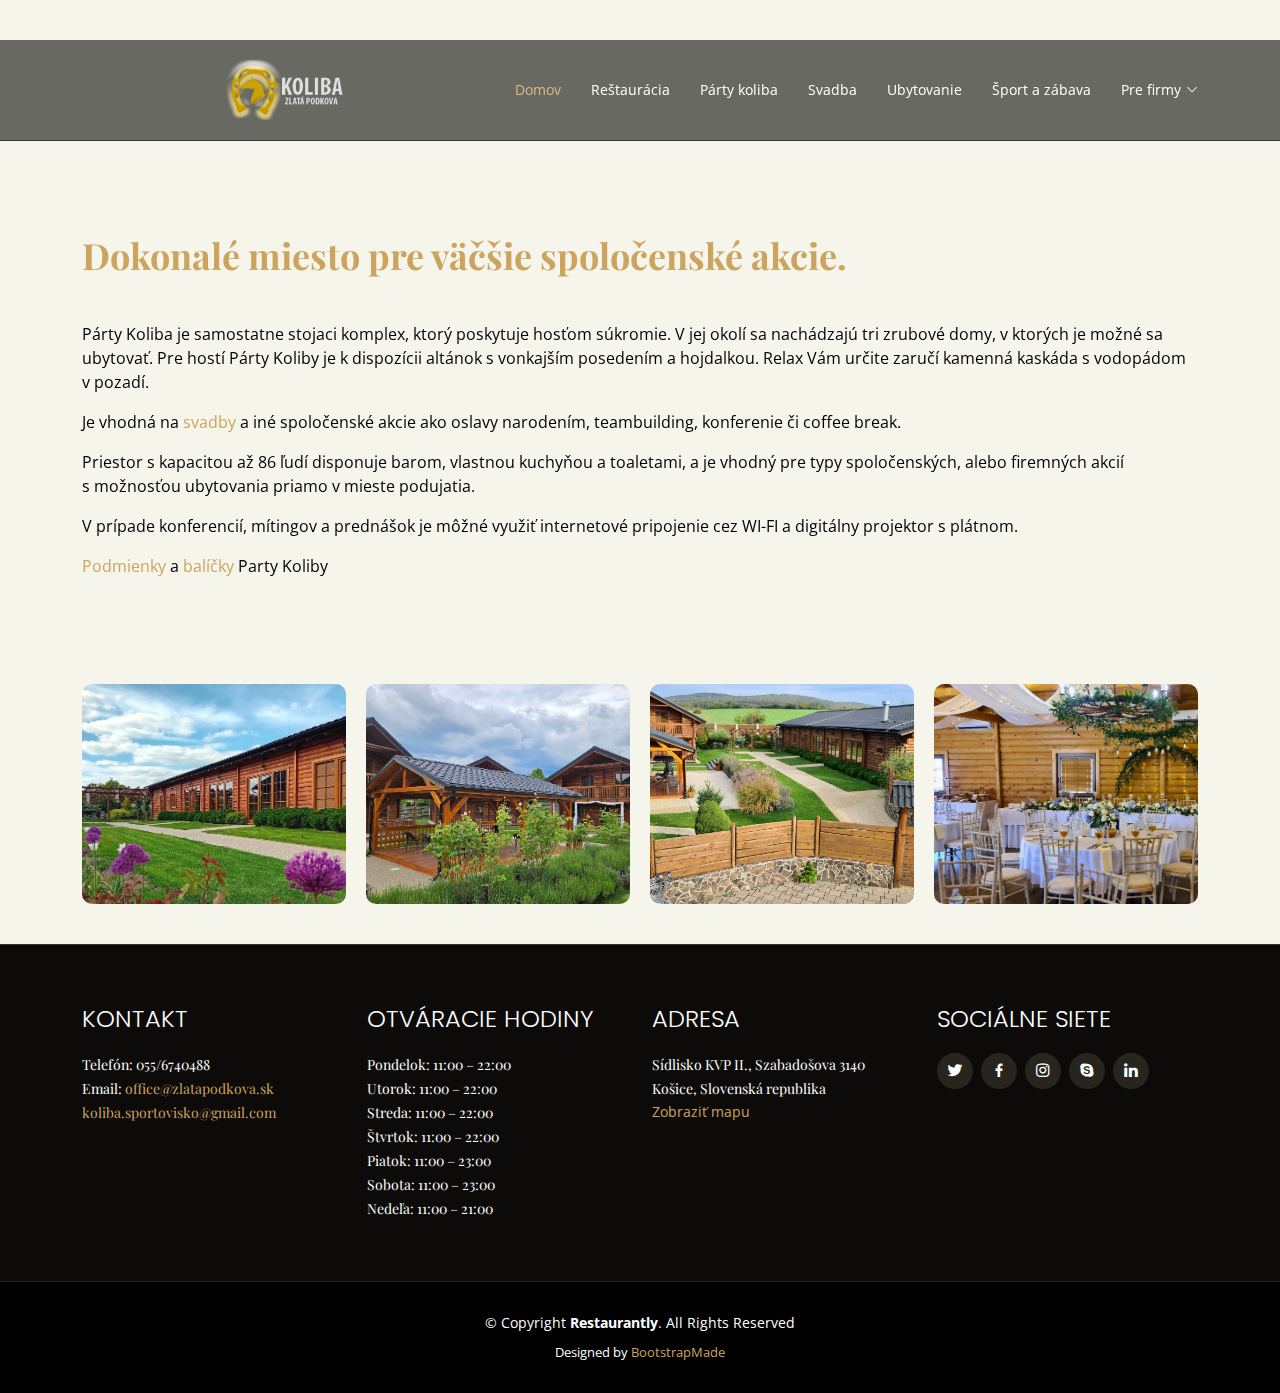
<file: party_koliba.html>
<!DOCTYPE html>
<html lang="en">

<head>
  <meta charset="utf-8">
  <meta content="width=device-width, initial-scale=1.0" name="viewport">

  <title>Koliba Zlatá podkova | Párty koliba</title>
  <meta content="" name="description">
  <meta content="" name="keywords">

  <!-- Favicons -->
  <link href="assets/img/favicon.png" rel="icon">
  <link href="assets/img/apple-touch-icon.png" rel="apple-touch-icon">

  <!-- Google Fonts -->
  <link href="https://fonts.googleapis.com/css?family=Open+Sans:300,300i,400,400i,600,600i,700,700i|Playfair+Display:ital,wght@0,400;0,500;0,600;0,700;1,400;1,500;1,600;1,700|Poppins:300,300i,400,400i,500,500i,600,600i,700,700i" rel="stylesheet">

  <!-- Vendor CSS Files -->
  <link href="assets/vendor/animate.css/animate.min.css" rel="stylesheet">
  <link href="assets/vendor/aos/aos.css" rel="stylesheet">
  <link href="assets/vendor/bootstrap/css/bootstrap.min.css" rel="stylesheet">
  <link href="assets/vendor/bootstrap-icons/bootstrap-icons.css" rel="stylesheet">
  <link href="assets/vendor/boxicons/css/boxicons.min.css" rel="stylesheet">
  <link href="assets/vendor/glightbox/css/glightbox.min.css" rel="stylesheet">
  <link href="assets/vendor/swiper/swiper-bundle.min.css" rel="stylesheet">

  <!-- Template Main CSS File -->
  <link href="assets/css/style.css" rel="stylesheet">

  <!-- =======================================================
  * Template Name: Restaurantly - v3.1.0
  * Template URL: https://bootstrapmade.com/restaurantly-restaurant-template/
  * Author: BootstrapMade.com
  * License: https://bootstrapmade.com/license/
  ======================================================== -->
</head>

<body>

 <!-- ======= Header ======= -->
 <header id="header" class="fixed-top d-flex align-items-cente">
  <div class="container-fluid container-xl d-flex align-items-center justify-content-lg-between">

    <h1 class="logo me-auto me-lg-0"><a href="index.html"></a></h1>
    <!-- Uncomment below if you prefer to use an image logo -->
    <a href="index.html" class="logo me-auto me-lg-0"><img src="assets/img/logoBBig.png" alt="" class="img-fluid" style="max-height: 70px;"></a>

    <nav id="navbar" class="navbar order-last order-lg-0">
      <ul>
        <li><a class="nav-link scrollto active" href="index.html">Domov</a></li>
        <li><a class="nav-link scrollto" href="restaurant.html">Reštaurácia</a></li>
        <li><a class="nav-link scrollto" href="party_koliba.html">Párty koliba</a></li>
        <li><a class="nav-link scrollto" href="wedding.html">Svadba</a></li>
        <li><a class="nav-link scrollto" href="accpmmodation.html">Ubytovanie</a></li>
        <li><a class="nav-link scrollto" href="sports fields.html">Šport a zábava</a></li>

        <li class="dropdown"><a href="#"><span>Pre firmy</span> <i class="bi bi-chevron-down"></i></a>
          <ul>
            
              <ui>
                <li>
            <li><a href="teambuildings.html">Teambuildingy</a></li>
            
          </ul>
        </li>
      </ul>
      <i class="bi bi-list mobile-nav-toggle"></i>
    </nav><!-- .navbar -->
      

    </div>
  </header><!-- End Header -->

  <main id="main">
    
      

    <section id="party-koliba" class="party-koliba">
        <style>
            .party-koliba .content {
              color: black; /* Ensures text is black */
            }
          </style>
        <div class="container" data-aos="fade-up">
      
          <div class="section-title">
          
            <h2></h2>
                        <h2></h2>
            <h2></h2>
            <h2></h2>
            <h2></h2>
            <h2></h2>
            <h2></h2>
            <h2></h2>
            <h2></h2>
            <h2></h2>
            <h2></h2>
            <h2></h2>
            

            <p>Dokonalé miesto pre väčšie spoločenské akcie.</p>
          </div>
      
          <div class="content">
            <p>Párty Koliba je samostatne stojaci komplex, ktorý poskytuje hosťom súkromie. V jej okolí sa
            nachádzajú tri zrubové domy, v ktorých je možné sa ubytovať. Pre hostí Párty Koliby je k dispozícii
            altánok s vonkajším posedením a hojdalkou. Relax Vám určite zaručí kamenná kaskáda s vodopádom
            v pozadí.</p>
      
            <p>Je vhodná na <a href="wedding.html">svadby</a> a iné spoločenské akcie ako oslavy narodením, teambuilding, konferenie či
            coffee break.</p>
      
            <p>Priestor s kapacitou až 86 ľudí disponuje barom, vlastnou kuchyňou a toaletami, a je vhodný pre typy
            spoločenských, alebo firemných akcií s možnosťou ubytovania priamo v mieste podujatia.</p>
      
            <p>V prípade konferencií, mítingov a prednášok je môžné využiť internetové pripojenie cez WI-FI a
            digitálny projektor s plátnom.</p>
      
            <p><a href="assets/Párty koliba - podmienky 2025.pdf">Podmienky</a> a <a href="assets/Párty koliba - balíčky 2025.pdf">balíčky</a> Party Koliby </p>
          </div>
      
        </div>
      </section>

      <section id="gallery" class="gallery">
  <style>
    .gallery {
      background: #f5f5eb;
      padding: 30px 0 40px;
    }

    .gallery .section-title {
      text-align: center;
      font-family: 'Playfair Display', serif;
      font-size: 28px;
      font-weight: 700;
      color: #c7a556;
      margin-bottom: 30px;
    }

    .gallery-grid {
      display: flex;
      justify-content: space-between;
      flex-wrap: wrap;
      gap: 20px;
      max-width: 1200px;
      margin: 0 auto;
    }

    .gallery-grid a {
      flex: 1 1 calc(25% - 15px); /* 4 obrázky vedľa seba s medzerami */
      max-width: calc(25% - 15px);
    }

    .gallery-grid a img {
      width: 100%;
      height: 220px;
      object-fit: cover;
      border-radius: 10px;
      transition: transform 0.3s ease, box-shadow 0.3s ease;
    }

    .gallery-grid a:hover img {
      transform: scale(1.03);
      box-shadow: 0 4px 15px rgba(0, 0, 0, 0.2);
    }

    @media (max-width: 992px) {
      .gallery-grid a {
        flex: 1 1 45%;
        max-width: 45%;
      }
    }

    @media (max-width: 576px) {
      .gallery-grid a {
        flex: 1 1 100%;
        max-width: 100%;
      }
    }
  </style>

  <div class="container">
   
    <div class="gallery-grid">
      <a href="assets/img/20250508_161255 (1)kk.jpg" class="glightbox">
        <img src="assets/img/20250508_161255 (1)kk.jpg" alt="Galéria 1">
      </a>
      <a href="assets/img/koliba.jpg" class="glightbox">
        <img src="assets/img/koliba.jpg" alt="Galéria 2">
      </a>
      <a href="assets/img/original_c41bc520-bdfc-470e-b7e5-e89ef1dc9501_20241009_090629.jpg" class="glightbox">
        <img src="assets/img/original_c41bc520-bdfc-470e-b7e5-e89ef1dc9501_20241009_090629.jpg" alt="Galéria 3">
      </a>
      <a href="assets/img/20240927_135950.jpg" class="glightbox">
        <img src="assets/img/20240927_135950.jpg" alt="Galéria 4">
      </a>
    </div>
  </div>
</section>

      

  </main><!-- End #main -->

   <!-- ======= Footer ======= -->
   <footer id="footer">
    <div class="footer-top">
      <div class="container">
        <div class="row">
          
          <!-- Kontakt -->
          <div class="col-lg-3 col-md-6">
            <div class="footer-info">
              <h3>Kontakt</h3>
              <p>
                Telefón: 055/6740488<br>
                Email: <a href="mailto:office@zlatapodkova.sk">office@zlatapodkova.sk</a><br>
                <a href="mailto:koliba.sportovisko@gmail.com">koliba.sportovisko@gmail.com</a>
              </p>
            </div>
          </div>
          
          <!-- Otváracie hodiny -->
          <div class="col-lg-3 col-md-6">
            <div class="footer-info">
              <h3>Otváracie hodiny</h3>
              <p>
                Pondelok: 11:00 – 22:00<br>
                Utorok: 11:00 – 22:00<br>
                Streda: 11:00 – 22:00<br>
                Štvrtok: 11:00 – 22:00<br>
                Piatok: 11:00 – 23:00<br>
                Sobota: 11:00 – 23:00<br>
                Nedeľa: 11:00 – 21:00
              </p>
            </div>
          </div>
          
          <!-- Adresa -->
          <div class="col-lg-3 col-md-6">
            <div class="footer-info">
              <h3>Adresa</h3>
              <p>
                Sídlisko KVP II., Szabadošova 3140<br>
                Košice, Slovenská republika
              </p>
              <a href="https://www.google.com/maps/search/?api=1&query=Sídlisko+KVP+II.,+Szabadošova+3140,+Košice" target="_blank">Zobraziť mapu</a>
            </div>
          </div>
          
          <!-- Sociálne siete -->
          <div class="col-lg-3 col-md-6">
            <div class="footer-info">
              <h3>Sociálne siete</h3>
              <div class="social-links mt-3">
                <a href="#" class="twitter"><i class="bx bxl-twitter"></i></a>
                <a href="#" class="facebook"><i class="bx bxl-facebook"></i></a>
                <a href="#" class="instagram"><i class="bx bxl-instagram"></i></a>
                <a href="#" class="google-plus"><i class="bx bxl-skype"></i></a>
                <a href="#" class="linkedin"><i class="bx bxl-linkedin"></i></a>
              </div>
            </div>
          </div>
          
        </div>
      </div>
    </div>

    <div class="container">
      <div class="copyright">
        &copy; Copyright <strong><span>Restaurantly</span></strong>. All Rights Reserved
      </div>
      <div class="credits">
        <!-- All the links in the footer should remain intact. -->
        <!-- You can delete the links only if you purchased the pro version. -->
        <!-- Licensing information: https://bootstrapmade.com/license/ -->
        <!-- Purchase the pro version with working PHP/AJAX contact form: https://bootstrapmade.com/restaurantly-restaurant-template/ -->
        Designed by <a href="https://bootstrapmade.com/">BootstrapMade</a>
      </div>
    </div>
  </footer><!-- End Footer -->
  <div id="preloader"></div>
  <a href="#" class="back-to-top d-flex align-items-center justify-content-center"><i class="bi bi-arrow-up-short"></i></a>

  <!-- Vendor JS Files -->
  <script src="assets/vendor/aos/aos.js"></script>
  <script src="assets/vendor/bootstrap/js/bootstrap.bundle.min.js"></script>
  <script src="assets/vendor/glightbox/js/glightbox.min.js"></script>
  <script src="assets/vendor/isotope-layout/isotope.pkgd.min.js"></script>
  <script src="assets/vendor/php-email-form/validate.js"></script>
  <script src="assets/vendor/swiper/swiper-bundle.min.js"></script>

  <!-- Template Main JS File -->
  <script src="assets/js/main.js"></script>

</body>

</html>
</file>
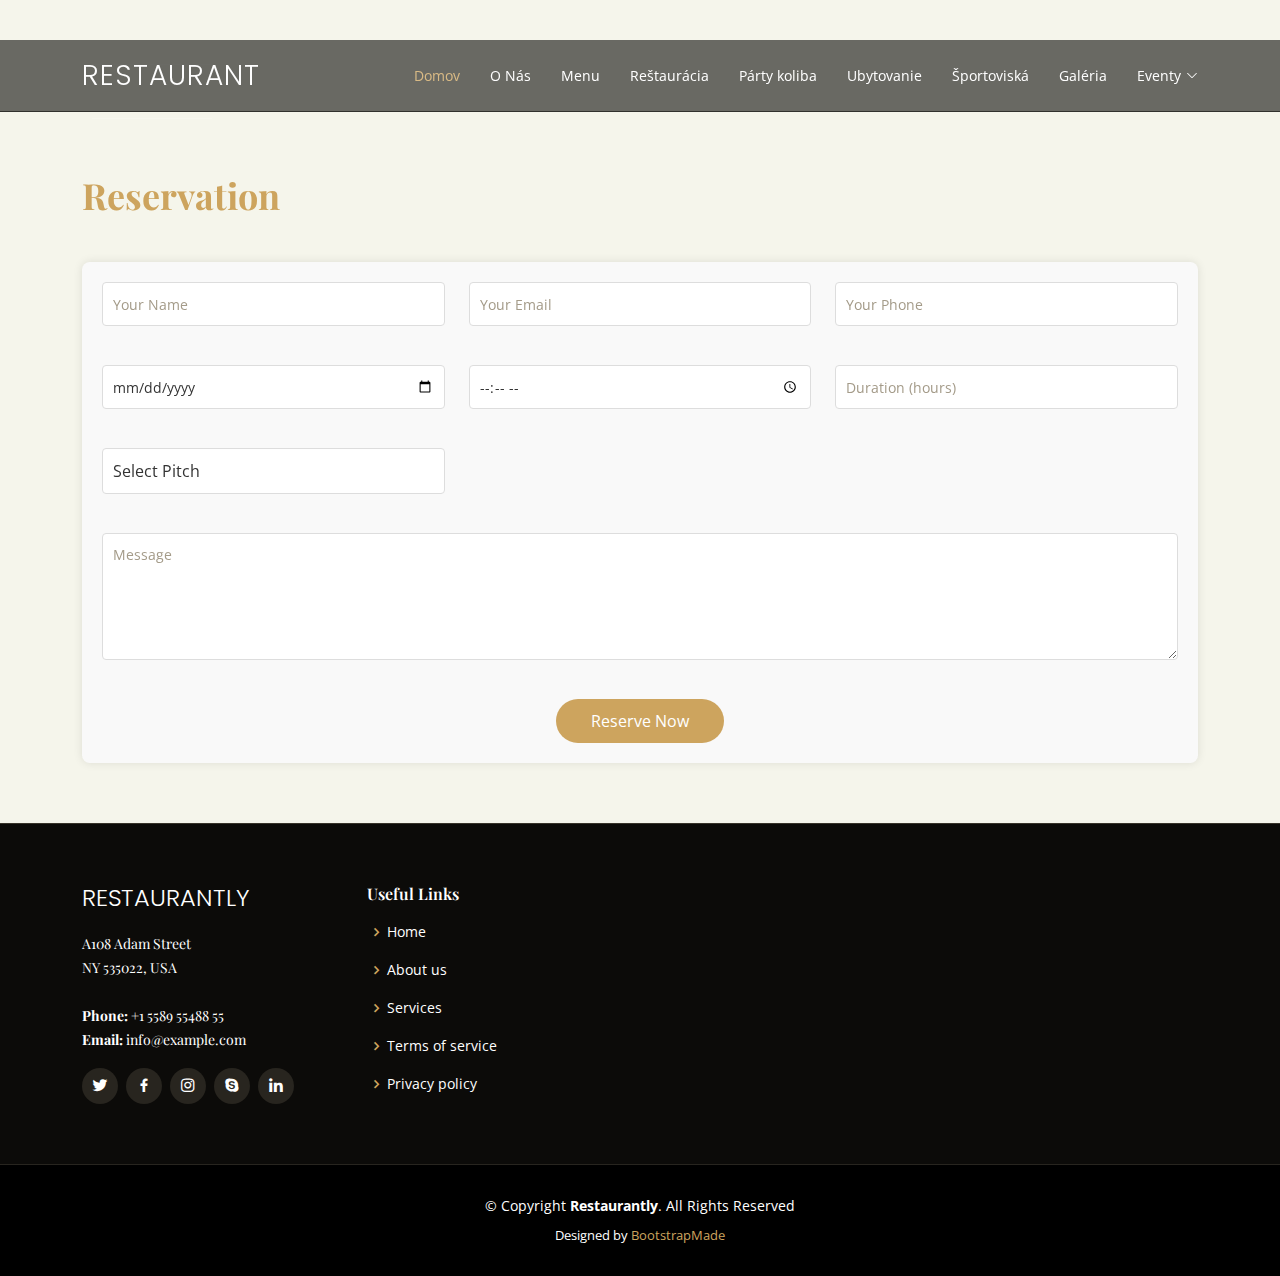
<file: sports fields form.html>
<!DOCTYPE html>
<html lang="en">

<head>
  <meta charset="utf-8">
  <meta content="width=device-width, initial-scale=1.0" name="viewport">

  <title>Restaurantly Bootstrap Template - Inner Page</title>
  <meta content="" name="description">
  <meta content="" name="keywords">

  <!-- Favicons -->
  <link href="assets/img/favicon.png" rel="icon">
  <link href="assets/img/apple-touch-icon.png" rel="apple-touch-icon">

  <!-- Google Fonts -->
  <link href="https://fonts.googleapis.com/css?family=Open+Sans:300,300i,400,400i,600,600i,700,700i|Playfair+Display:ital,wght@0,400;0,500;0,600;0,700;1,400;1,500;1,600;1,700|Poppins:300,300i,400,400i,500,500i,600,600i,700,700i" rel="stylesheet">

  <!-- Vendor CSS Files -->
  <link href="assets/vendor/animate.css/animate.min.css" rel="stylesheet">
  <link href="assets/vendor/aos/aos.css" rel="stylesheet">
  <link href="assets/vendor/bootstrap/css/bootstrap.min.css" rel="stylesheet">
  <link href="assets/vendor/bootstrap-icons/bootstrap-icons.css" rel="stylesheet">
  <link href="assets/vendor/boxicons/css/boxicons.min.css" rel="stylesheet">
  <link href="assets/vendor/glightbox/css/glightbox.min.css" rel="stylesheet">
  <link href="assets/vendor/swiper/swiper-bundle.min.css" rel="stylesheet">

  <!-- Template Main CSS File -->
  <link href="assets/css/style.css" rel="stylesheet">

  <!-- =======================================================
  * Template Name: Restaurantly - v3.1.0
  * Template URL: https://bootstrapmade.com/restaurantly-restaurant-template/
  * Author: BootstrapMade.com
  * License: https://bootstrapmade.com/license/
  ======================================================== -->
</head>

<body>

    <!-- ======= Header ======= -->
    <header id="header" class="fixed-top d-flex align-items-cente">
      <div class="container-fluid container-xl d-flex align-items-center justify-content-lg-between">
  
        <h1 class="logo me-auto me-lg-0"><a href="index.html">Restaurant</a></h1>
        <!-- Uncomment below if you prefer to use an image logo -->
        <!-- <a href="index.html" class="logo me-auto me-lg-0"><img src="assets/img/logo.png" alt="" class="img-fluid"></a>-->
  
        <nav id="navbar" class="navbar order-last order-lg-0">
          <ul>
            <li><a class="nav-link scrollto active" href="#hero">Domov</a></li>
            <li><a class="nav-link scrollto" href="#about">O Nás</a></li>
            <li><a class="nav-link scrollto" href="#menu">Menu</a></li>
            <li><a class="nav-link scrollto" href="restaurant.html">Reštaurácia</a></li>
            <li><a class="nav-link scrollto" href="party_koliba.html">Párty koliba</a></li>
            <li><a class="nav-link scrollto" href="accpmmodation.html">Ubytovanie</a></li>
            <li><a class="nav-link scrollto" href="sports fields.html">Športoviská</a></li>
            <li><a class="nav-link scrollto" href="#gallery">Galéria</a></li>
            <li class="dropdown"><a href="#"><span>Eventy</span> <i class="bi bi-chevron-down"></i></a>
              <ul>
                <li><a href="wedding.html">Svadba</a></li>
                  <ui>
                    <li>
                <li><a href="teambuildings.html">Teambuildingy</a></li>
                
              </ul>
            </li>
          </ul>
          <i class="bi bi-list mobile-nav-toggle"></i>
        </nav><!-- .navbar -->
        
  
      </div>
    </header><!-- End Header -->

  <main id="main">
    

    



    <!-- ======= Contact Section ======= -->
    <section id="book-a-table" class="book-a-table">
      <div class="container" data-aos="fade-up">
        <div class="section-title">
          <h2></h2>
          <p></p>
        </div>
        <div class="section-title">
          <h2></h2>
          <p></p>
        </div>
        <div class="section-title">
          
          <p>Reservation</p>
        </div>

        
        <form action="forms/reserve-sports-field.php" method="post" role="form" class="php-email-form" data-aos="fade-up" data-aos-delay="100">
          <div class="row">
            <div class="col-lg-4 col-md-6 form-group">
              <input type="text" name="name" class="form-control" id="name" placeholder="Your Name" data-rule="minlen:4" data-msg="Please enter at least 4 chars">
              <div class="validate"></div>
            </div>
            <div class="col-lg-4 col-md-6 form-group mt-3 mt-md-0">
              <input type="email" class="form-control" name="email" id="email" placeholder="Your Email" data-rule="email" data-msg="Please enter a valid email">
              <div class="validate"></div>
            </div>
            <div class="col-lg-4 col-md-6 form-group mt-3 mt-md-0">
              <input type="text" class="form-control" name="phone" id="phone" placeholder="Your Phone" data-rule="minlen:4" data-msg="Please enter at least 4 chars">
              <div class="validate"></div>
            </div>
            <div class="col-lg-4 col-md-6 form-group mt-3">
              <input type="date" name="date" class="form-control" id="date" placeholder="Date" data-rule="required" data-msg="Please select a date">
              <div class="validate"></div>
            </div>
            <div class="col-lg-4 col-md-6 form-group mt-3">
              <input type="time" class="form-control" name="time" id="time" placeholder="Time" data-rule="required" data-msg="Please select a time">
              <div class="validate"></div>
            </div>
            <div class="col-lg-4 col-md-6 form-group mt-3">
              <input type="number" class="form-control" name="duration" id="duration" placeholder="Duration (hours)" data-rule="minlen:1" data-msg="Please enter duration in hours">
              <div class="validate"></div>
            </div>
            <div class="col-lg-4 col-md-6 form-group mt-3">
              <select class="form-control" name="pitch" id="pitch" data-rule="required" data-msg="Please select a pitch">
                <option value="">Select Pitch</option>
                <option value="football">Football</option>
                <option value="tennis">Tennis</option>
                <option value="volleyball">Volleyball</option>
              </select>
              <div class="validate"></div>
            </div>
          </div>
          <div class="form-group mt-3">
            <textarea class="form-control" name="message" rows="5" placeholder="Message"></textarea>
            <div class="validate"></div>
          </div>
          <div class="mb-3">
            <div class="loading">Loading</div>
            <div class="error-message"></div>
            <div class="sent-message">Your reservation request was sent. We will call back or send an Email to confirm your reservation. Thank you!</div>
          </div>
          <div class="text-center"><button type="submit">Reserve Now</button></div>
        </form>

      </div>
    </section><!-- End Book A Table Section --><!-- End Book Accommodation Section --><!-- End Contact Section -->

  </main><!-- End #main -->

   <!-- ======= Footer ======= -->
   <footer id="footer">
    <div class="footer-top">
      <div class="container">
        <div class="row">

          <div class="col-lg-3 col-md-6">
            <div class="footer-info">
              <h3>Restaurantly</h3>
              <p>
                A108 Adam Street <br>
                NY 535022, USA<br><br>
                <strong>Phone:</strong> +1 5589 55488 55<br>
                <strong>Email:</strong> info@example.com<br>
              </p>
              <div class="social-links mt-3">
                <a href="#" class="twitter"><i class="bx bxl-twitter"></i></a>
                <a href="#" class="facebook"><i class="bx bxl-facebook"></i></a>
                <a href="#" class="instagram"><i class="bx bxl-instagram"></i></a>
                <a href="#" class="google-plus"><i class="bx bxl-skype"></i></a>
                <a href="#" class="linkedin"><i class="bx bxl-linkedin"></i></a>
              </div>
            </div>
          </div>

          <div class="col-lg-2 col-md-6 footer-links">
            <h4>Useful Links</h4>
            <ul>
              <li><i class="bx bx-chevron-right"></i> <a href="#">Home</a></li>
              <li><i class="bx bx-chevron-right"></i> <a href="#">About us</a></li>
              <li><i class="bx bx-chevron-right"></i> <a href="#">Services</a></li>
              <li><i class="bx bx-chevron-right"></i> <a href="#">Terms of service</a></li>
              <li><i class="bx bx-chevron-right"></i> <a href="#">Privacy policy</a></li>
            </ul>
          </div>

         

          

        </div>
      </div>
    </div>

    <div class="container">
      <div class="copyright">
        &copy; Copyright <strong><span>Restaurantly</span></strong>. All Rights Reserved
      </div>
      <div class="credits">
        <!-- All the links in the footer should remain intact. -->
        <!-- You can delete the links only if you purchased the pro version. -->
        <!-- Licensing information: https://bootstrapmade.com/license/ -->
        <!-- Purchase the pro version with working PHP/AJAX contact form: https://bootstrapmade.com/restaurantly-restaurant-template/ -->
        Designed by <a href="https://bootstrapmade.com/">BootstrapMade</a>
      </div>
    </div>
  </footer><!-- End Footer -->

  <div id="preloader"></div>
  <a href="#" class="back-to-top d-flex align-items-center justify-content-center"><i class="bi bi-arrow-up-short"></i></a>

  <!-- Vendor JS Files -->
  <script src="assets/vendor/aos/aos.js"></script>
  <script src="assets/vendor/bootstrap/js/bootstrap.bundle.min.js"></script>
  <script src="assets/vendor/glightbox/js/glightbox.min.js"></script>
  <script src="assets/vendor/isotope-layout/isotope.pkgd.min.js"></script>
  <script src="assets/vendor/php-email-form/validate.js"></script>
  <script src="assets/vendor/swiper/swiper-bundle.min.js"></script>

  <!-- Template Main JS File -->
  <script src="assets/js/main.js"></script>

</body>

</html>
</file>
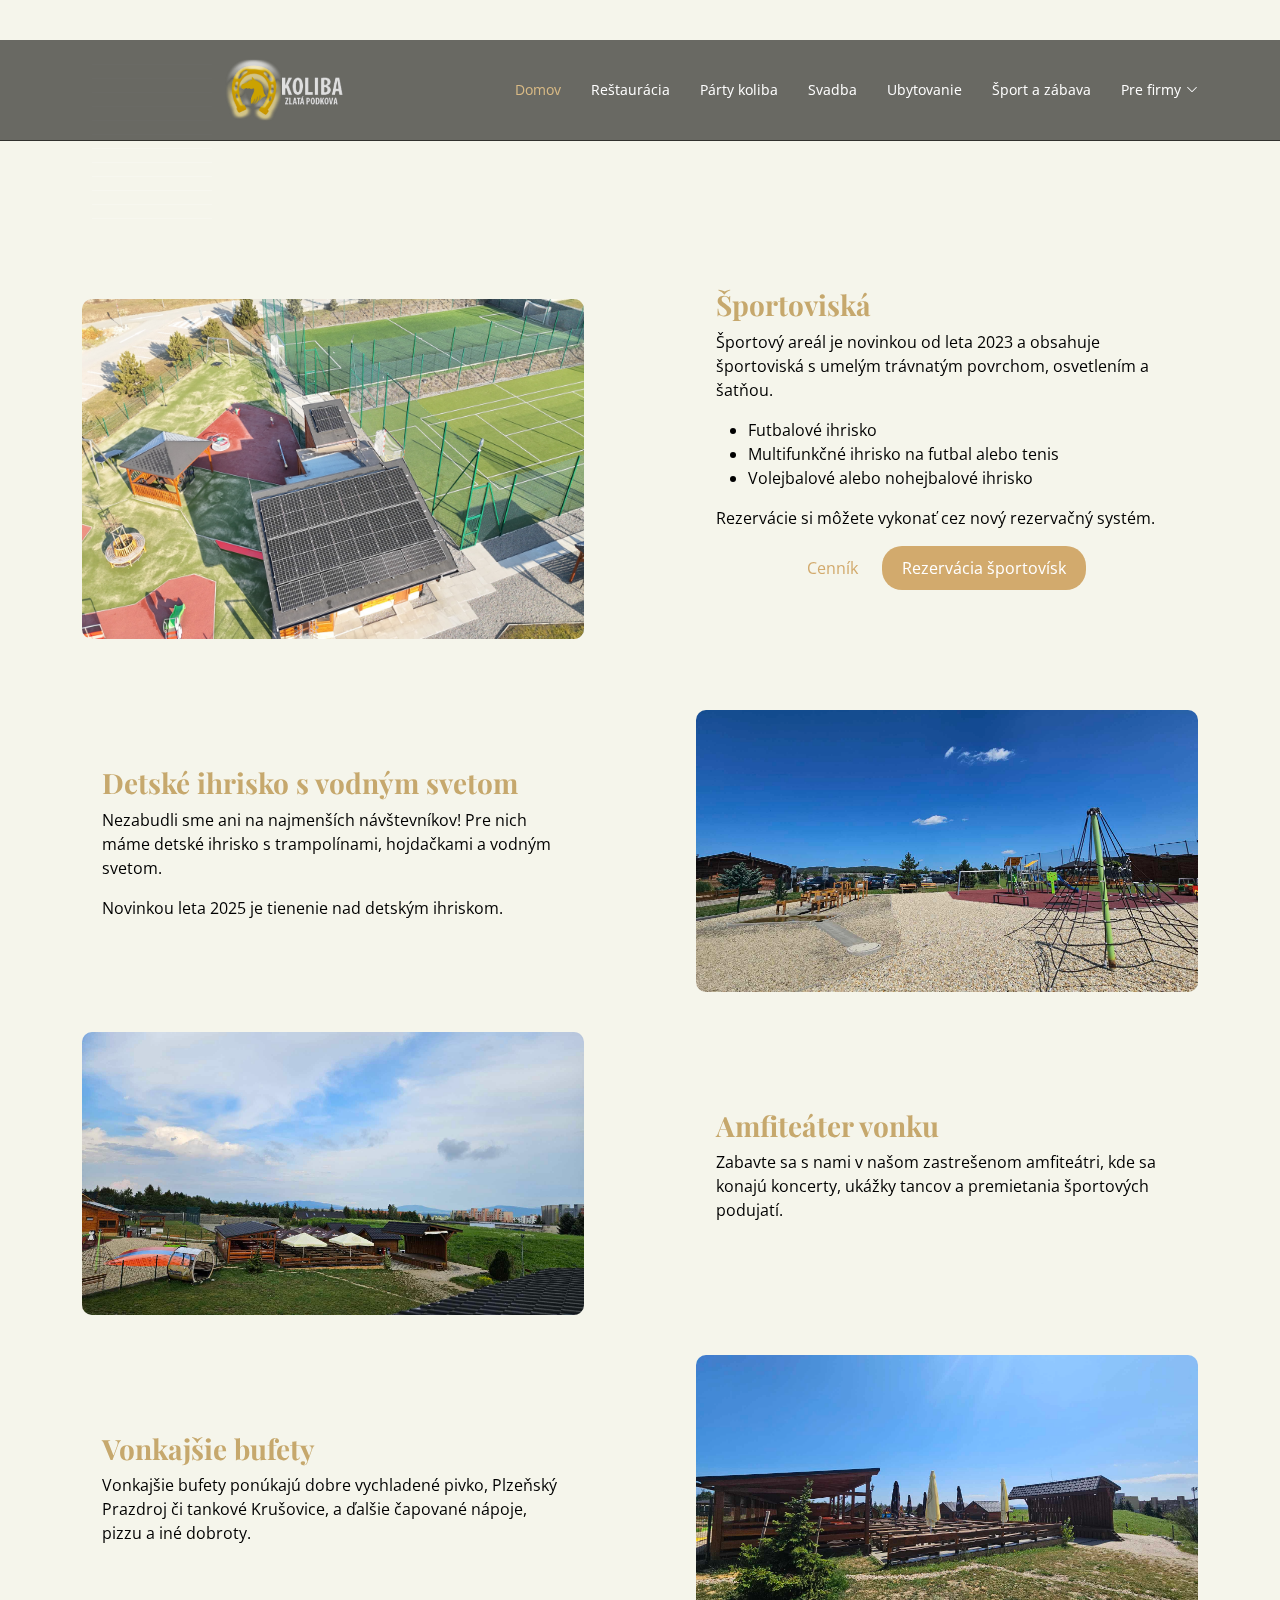
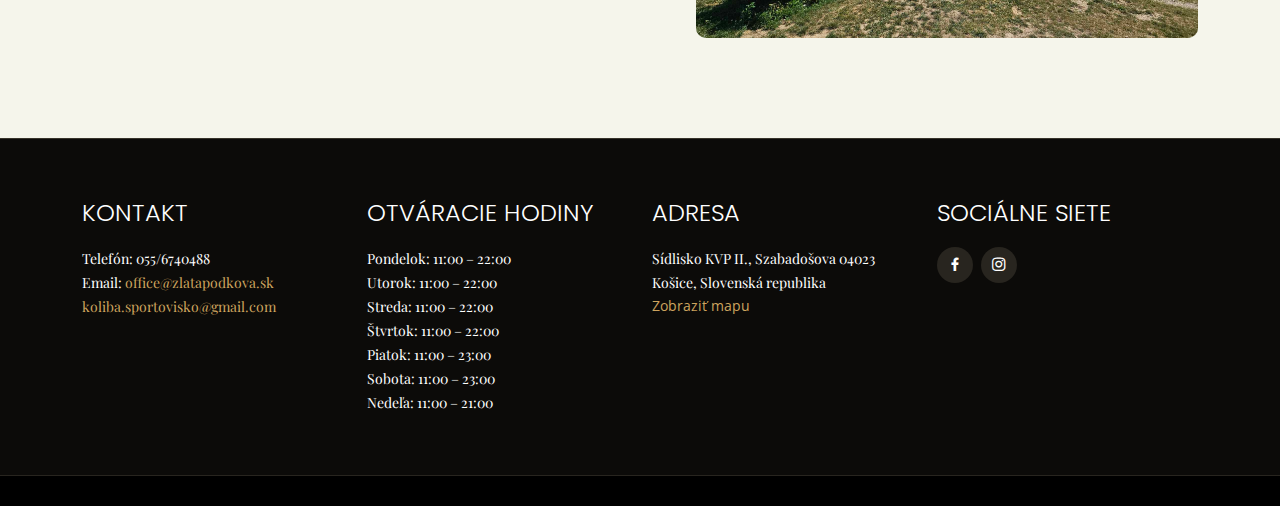
<file: sports fields.html>
<!DOCTYPE html>
<html lang="en">

<head>
  <meta charset="utf-8">
  <meta content="width=device-width, initial-scale=1.0" name="viewport">

  <title>Koliba Zlatá podkova | Šport a zábava</title>
  <meta content="" name="description">
  <meta content="" name="keywords">

  <!-- Favicons -->
  <link href="assets/img/image (3).png" rel="icon">
  <link href="assets/img/apple-touch-icon.png" rel="apple-touch-icon">

  <!-- Google Fonts -->
  <link href="https://fonts.googleapis.com/css?family=Open+Sans:300,300i,400,400i,600,600i,700,700i|Playfair+Display:ital,wght@0,400;0,500;0,600;0,700;1,400;1,500;1,600;1,700|Poppins:300,300i,400,400i,500,500i,600,600i,700,700i" rel="stylesheet">

  <!-- Vendor CSS Files -->
  <link href="assets/vendor/animate.css/animate.min.css" rel="stylesheet">
  <link href="assets/vendor/aos/aos.css" rel="stylesheet">
  <link href="assets/vendor/bootstrap/css/bootstrap.min.css" rel="stylesheet">
  <link href="assets/vendor/bootstrap-icons/bootstrap-icons.css" rel="stylesheet">
  <link href="assets/vendor/boxicons/css/boxicons.min.css" rel="stylesheet">
  <link href="assets/vendor/glightbox/css/glightbox.min.css" rel="stylesheet">
  <link href="assets/vendor/swiper/swiper-bundle.min.css" rel="stylesheet">

  <!-- Template Main CSS File -->
  <link href="assets/css/style.css" rel="stylesheet">

  <!-- =======================================================
  * Template Name: Restaurantly - v3.1.0
  * Template URL: https://bootstrapmade.com/restaurantly-restaurant-template/
  * Author: BootstrapMade.com
  * License: https://bootstrapmade.com/license/
  ======================================================== -->
</head>

<body>

  <!-- ======= Header ======= -->
  <header id="header" class="fixed-top d-flex align-items-cente">
    <div class="container-fluid container-xl d-flex align-items-center justify-content-lg-between">

      <h1 class="logo me-auto me-lg-0"><a href="index.html"></a></h1>
      <!-- Uncomment below if you prefer to use an image logo -->
      <a href="index.html" class="logo me-auto me-lg-0"><img src="assets/img/logoBBig.png" alt="" class="img-fluid" style="max-height: 70px;"></a>

      <nav id="navbar" class="navbar order-last order-lg-0">
        <ul>
          <li><a class="nav-link scrollto active" href="index.html">Domov</a></li>
          <li><a class="nav-link scrollto" href="restaurant.html">Reštaurácia</a></li>
          <li><a class="nav-link scrollto" href="party_koliba.html">Párty koliba</a></li>
          <li><a class="nav-link scrollto" href="wedding.html">Svadba</a></li>
          <li><a class="nav-link scrollto" href="accpmmodation.html">Ubytovanie</a></li>
          <li><a class="nav-link scrollto" href="sports fields.html">Šport a zábava</a></li>

          <li class="dropdown"><a href="#"><span>Pre firmy</span> <i class="bi bi-chevron-down"></i></a>
            <ul>
              
                <ui>
                  <li>
              <li><a href="teambuildings.html">Teambuildingy</a></li>
              
            </ul>
          </li>
        </ul>
        <i class="bi bi-list mobile-nav-toggle"></i>
      </nav><!-- .navbar -->
      

    </div>
  </header><!-- End Header -->

  <main id="main">
    

    <section id="sport-a-zabava" class="sport-a-zabava">
      <style>
        .alternating-section {
          display: flex;
          flex-wrap: nowrap;
          align-items: center;
          margin-bottom: 40px;
          justify-content: space-between;
        }
        .alternating-section:nth-child(2) {
          flex-direction: row;
        }
        .alternating-section:nth-child(even) {
          flex-direction: row-reverse;
        }
        .alternating-section img {
          width: 45%;
          height: auto;
          border-radius: 10px;
        }
        .alternating-section .text {
          width: 45%;
          padding: 20px;
        }
        .sport-a-zabava .text {
          color: black;
        }
        .reservation-button {
          background-color: #d2aa6d;
          border: none;
          border-radius: 20px;
          padding: 10px 20px;
          color: white;
          font-size: 16px;
          cursor: pointer;
          text-decoration: none;
          display: inline-block;
          text-align: center;
        }
        .reservation-button:hover {
          background-color: #c5995a;
        }
        .alternating-section .text h3 {
            color: #c6a86d; /* zlatohnedý nadpis */
            font-weight: bold;
          }
      </style>
    
      <div class="container" data-aos="fade-up">
        <div class="section-title">
          <h2></h2>
          <h2></h2>
          <h2></h2>
          <h2></h2>
          <h2></h2>
          <h2></h2>
          <h2></h2>
          <h2></h2>
          <h2></h2>
          <h2></h2>
          <h2></h2>
          <h2></h2>

        </div>
    
        
        
    
        <div class="alternating-section">
          
          <div class="text">
            <h3>Športoviská</h3>
            <p>Športový areál je novinkou od leta 2023 a obsahuje športoviská s umelým trávnatým povrchom, osvetlením a šatňou.</p>
            <ul>
              <li>Futbalové ihrisko</li>
              <li>Multifunkčné ihrisko na futbal alebo tenis</li>
              <li>Volejbalové alebo nohejbalové ihrisko</li>
            </ul>
            <p>Rezervácie si môžete vykonať cez nový rezervačný systém.</p>
            <div class="text-center" style="margin-bottom: 60px;">
            <a href="assets/Športoviská Cenník.pdf" style="margin-right: 20px; font-size: 16px; color: #d2aa6d; text-decoration: none;">Cenník</a>
          <a href="sports_fields_form.html" class="reservation-button">Rezervácia športovísk</a>
                      

        </div>
          </div>
          <img src="assets/img/sportoviska.jpg" alt="Športoviská">
        </div>
    
        <div class="alternating-section">
          <div class="text">
            <h3>Detské ihrisko s vodným svetom</h3>
            <p>Nezabudli sme ani na najmenších návštevníkov! Pre nich máme detské ihrisko s trampolínami, hojdačkami a vodným svetom.</p>
            <p>Novinkou leta 2025 je tienenie nad detským ihriskom.</p>
          </div>
          <img src="assets/img/364534633_214725701544036_4624217433664668643_n.jpg" alt="Detské ihrisko">
        </div>
    
        <div class="alternating-section">
          <div class="text">
            <h3>Amfiteáter vonku</h3>
            <p>Zabavte sa s nami v našom zastrešenom amfiteátri, kde sa konajú koncerty, ukážky tancov a premietania športových podujatí.</p>
          </div>
          <img src="assets/img/bufet -5.jpg" alt="Amfiteáter">
        </div>
    
        <div class="alternating-section">
          <div class="text">
            <h3>Vonkajšie bufety</h3>
            <p>Vonkajšie bufety ponúkajú dobre vychladené pivko, Plzeňský Prazdroj či tankové Krušovice, a ďalšie čapované nápoje, pizzu a iné dobroty.</p>
          </div>
          <img src="assets/img/BUFET.jpg" alt="Vonkajšie bufety">
        </div>
    
        
      </div>
    </section>
    

  </main><!-- End #main -->

   <!-- ======= Footer ======= -->
   <footer id="footer">
    <div class="footer-top">
      <div class="container">
        <div class="row">
          
          <!-- Kontakt -->
          <div class="col-lg-3 col-md-6">
            <div class="footer-info">
              <h3>Kontakt</h3>
              <p>
                Telefón: 055/6740488<br>
                Email: <a href="mailto:office@zlatapodkova.sk">office@zlatapodkova.sk</a><br>
                <a href="mailto:koliba.sportovisko@gmail.com">koliba.sportovisko@gmail.com</a>
              </p>
            </div>
          </div>
          
          <!-- Otváracie hodiny -->
          <div class="col-lg-3 col-md-6">
            <div class="footer-info">
              <h3>Otváracie hodiny</h3>
              <p>
                Pondelok: 11:00 – 22:00<br>
                Utorok: 11:00 – 22:00<br>
                Streda: 11:00 – 22:00<br>
                Štvrtok: 11:00 – 22:00<br>
                Piatok: 11:00 – 23:00<br>
                Sobota: 11:00 – 23:00<br>
                Nedeľa: 11:00 – 21:00
              </p>
            </div>
          </div>
          
          <!-- Adresa -->
          <div class="col-lg-3 col-md-6">
            <div class="footer-info">
              <h3>Adresa</h3>
              <p>
                Sídlisko KVP II., Szabadošova 04023<br>
                Košice, Slovenská republika
              </p>
              <a href="https://www.google.com/maps/search/?api=1&query=Sídlisko+KVP+II.,+Szabadošova+3140,+Košice" target="_blank">Zobraziť mapu</a>
            </div>
          </div>
          
          <!-- Sociálne siete -->
          <div class="col-lg-3 col-md-6">
            <div class="footer-info">
              <h3>Sociálne siete</h3>
              <div class="social-links mt-3">
                
                <a href="#" class="facebook"><i class="bx bxl-facebook"></i></a>
                <a href="#" class="instagram"><i class="bx bxl-instagram"></i></a>
                
              </div>
            </div>
          </div>
          
        </div>
      </div>
    </div>

   

  <!-- Vendor JS Files -->
  <script src="assets/vendor/aos/aos.js"></script>
  <script src="assets/vendor/bootstrap/js/bootstrap.bundle.min.js"></script>
  <script src="assets/vendor/glightbox/js/glightbox.min.js"></script>
  <script src="assets/vendor/isotope-layout/isotope.pkgd.min.js"></script>
  <script src="assets/vendor/php-email-form/validate.js"></script>
  <script src="assets/vendor/swiper/swiper-bundle.min.js"></script>

  <!-- Template Main JS File -->
  <script src="assets/js/main.js"></script>

</body>

</html>
</file>
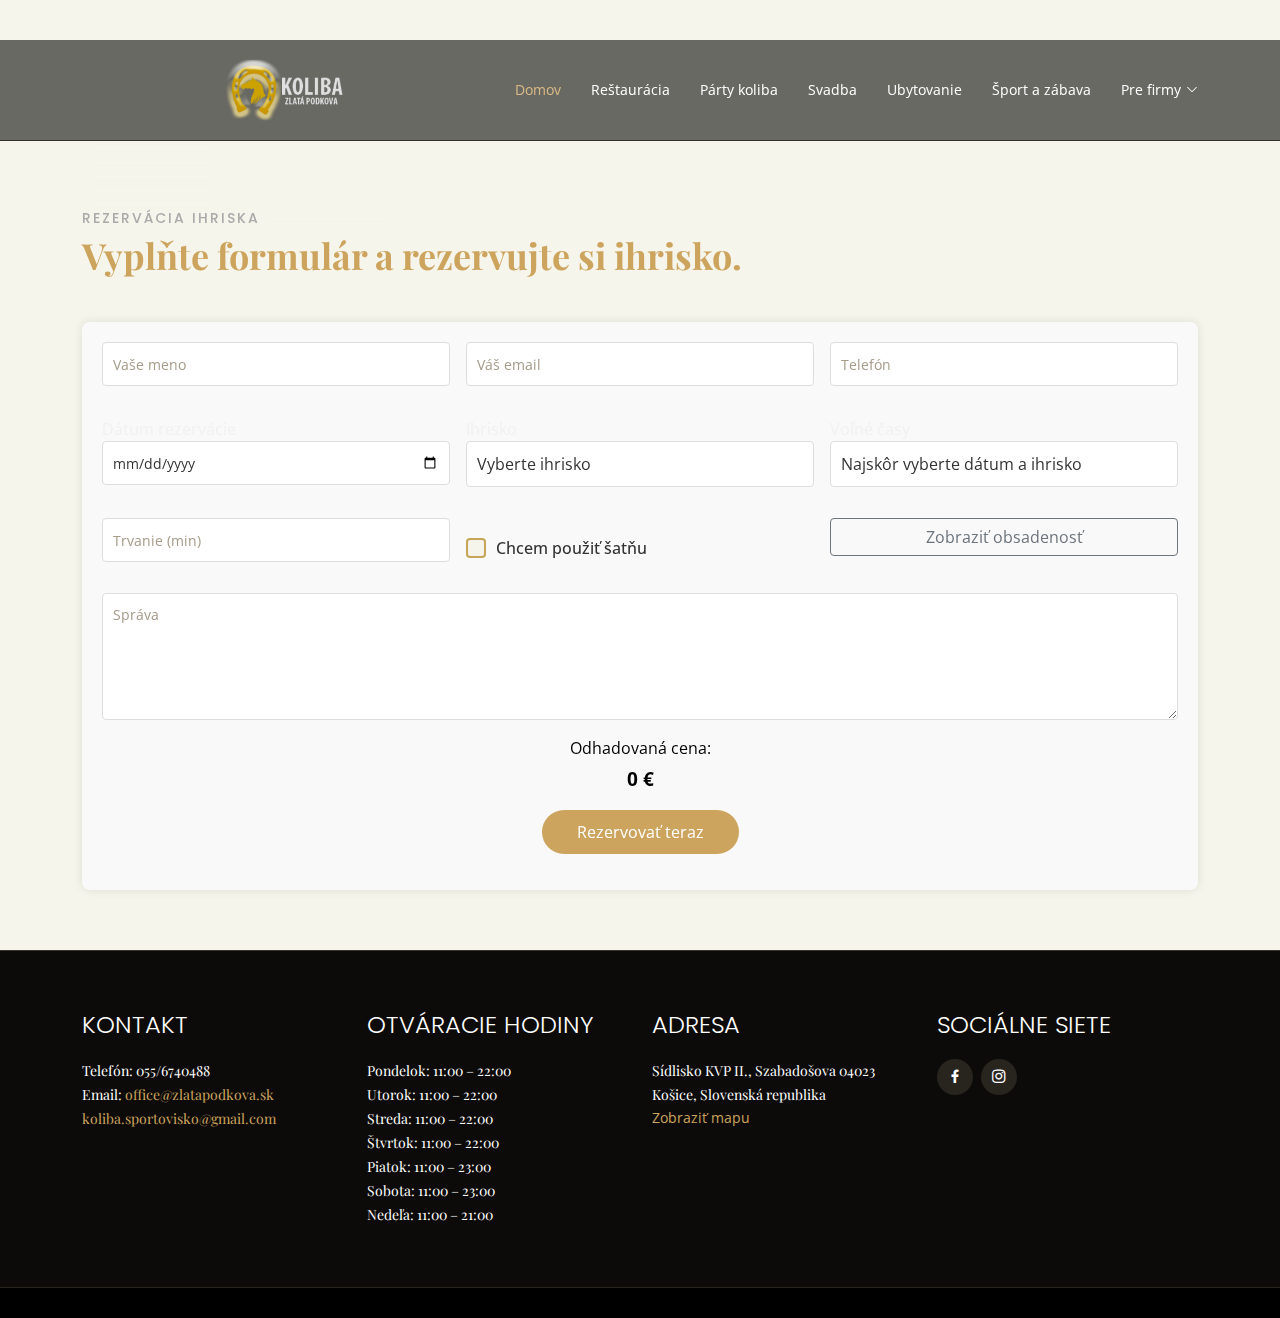
<file: sports_fields_form.html>
<!DOCTYPE html>
<html lang="en">

<head>
  <meta charset="utf-8">
  <meta content="width=device-width, initial-scale=1.0" name="viewport">

  <title>Koliba Zlatá podkova | Šport a zábava | rezervácia</title>
  <meta content="" name="description">
  <meta content="" name="keywords">

  <!-- Favicons -->
  <link href="assets/img/image (3).png" rel="icon">
  <link href="assets/img/apple-touch-icon.png" rel="apple-touch-icon">

  <!-- Google Fonts -->
  <link href="https://fonts.googleapis.com/css?family=Open+Sans:300,300i,400,400i,600,600i,700,700i|Playfair+Display:ital,wght@0,400;0,500;0,600;0,700;1,400;1,500;1,600;1,700|Poppins:300,300i,400,400i,500,500i,600,600i,700,700i" rel="stylesheet">

  <!-- Vendor CSS Files -->
  <link href="assets/vendor/animate.css/animate.min.css" rel="stylesheet">
  <link href="assets/vendor/aos/aos.css" rel="stylesheet">
  <link href="assets/vendor/bootstrap/css/bootstrap.min.css" rel="stylesheet">
  <link href="assets/vendor/bootstrap-icons/bootstrap-icons.css" rel="stylesheet">
  <link href="assets/vendor/boxicons/css/boxicons.min.css" rel="stylesheet">
  <link href="assets/vendor/glightbox/css/glightbox.min.css" rel="stylesheet">
  <link href="assets/vendor/swiper/swiper-bundle.min.css" rel="stylesheet">

  <!-- Template Main CSS File -->
  <link href="assets/css/style.css" rel="stylesheet">
  <script src="https://www.google.com/recaptcha/api.js" async defer></script>

  <!-- =======================================================
  * Template Name: Restaurantly - v3.1.0
  * Template URL: https://bootstrapmade.com/restaurantly-restaurant-template/
  * Author: BootstrapMade.com
  * License: https://bootstrapmade.com/license/
  ======================================================== -->
</head>

<body>

    <!-- ======= Header ======= -->
  <header id="header" class="fixed-top d-flex align-items-cente">
    <div class="container-fluid container-xl d-flex align-items-center justify-content-lg-between">

      <h1 class="logo me-auto me-lg-0"><a href="index.html"></a></h1>
      <!-- Uncomment below if you prefer to use an image logo -->
      <a href="index.html" class="logo me-auto me-lg-0"><img src="assets/img/logoBBig.png" alt="" class="img-fluid" style="max-height: 70px;"></a>

      <nav id="navbar" class="navbar order-last order-lg-0">
        <ul>
          <li><a class="nav-link scrollto active" href="index.html">Domov</a></li>
          <li><a class="nav-link scrollto" href="restaurant.html">Reštaurácia</a></li>
          <li><a class="nav-link scrollto" href="party_koliba.html">Párty koliba</a></li>
          <li><a class="nav-link scrollto" href="wedding.html">Svadba</a></li>
          <li><a class="nav-link scrollto" href="accpmmodation.html">Ubytovanie</a></li>
          <li><a class="nav-link scrollto" href="sports fields.html">Šport a zábava</a></li>

          <li class="dropdown"><a href="#"><span>Pre firmy</span> <i class="bi bi-chevron-down"></i></a>
            <ul>
              
                <ui>
                  <li>
              <li><a href="teambuildings.html">Teambuildingy</a></li>
              
            </ul>
          </li>
        </ul>
        <i class="bi bi-list mobile-nav-toggle"></i>
      </nav><!-- .navbar -->
        
  
      </div>
    </header><!-- End Header -->

  <main id="main">
    

    



    <!-- ======= Contact Section ======= -->
   <section id="book-a-table" class="book-a-table">
  <style>
    .custom-checkbox {
      display: flex;
      align-items: center;
      cursor: pointer;
      font-size: 16px;
      color: #333;
      user-select: none;
      font-weight: 500;
    }

    .custom-checkbox input {
      display: none;
    }

    .custom-checkbox .checkmark {
      width: 20px;
      height: 20px;
      background-color: #f5f5eb;
      border: 2px solid #c7a556;
      margin-right: 10px;
      position: relative;
      border-radius: 4px;
      box-shadow: inset 0 0 1px rgba(0,0,0,0.1);
      display: flex;
      align-items: center;
      justify-content: center;
    }

    .custom-checkbox input:checked + .checkmark::after {
      content: "✔";
      color: #c7a556;
      font-size: 14px;
      font-weight: bold;
    }
    #price-container {
  text-align: center;
  margin-top: 15px;
}

#price-estimate {
  font-weight: bold;
  font-size: 1.2rem;
  color: #000; /* Čierna farba */
}

.price-label {
  color: #000;
  display: block;
  font-weight: normal;
  margin-bottom: 5px;
}
  </style>

  <div class="container" data-aos="fade-up">
    <div class="section-title">
      <h2></h2>
      <h2></h2>
      <h2></h2>
      <h2></h2>
      <h2></h2>
      <h2></h2>
      <h2></h2>
      <h2></h2>
      <h2></h2>
      <h2></h2>
      <h2></h2>

      <h2>Rezervácia ihriska</h2>
      <p>Vyplňte formulár a rezervujte si ihrisko.</p>
    </div>

    

      <form action="forms/book-ihriska.php"
            method="post"
            class="php-email-form"
            data-aos="fade-up" data-aos-delay="100">
        <div class="row g-3">
          <!-- meno / email / telefón -->
          <div class="col-lg-4"><input name="name"  class="form-control" placeholder="Vaše meno"  required></div>
          <div class="col-lg-4"><input name="email" class="form-control" placeholder="Váš email" required></div>
          <div class="col-lg-4"><input name="phone" class="form-control" placeholder="Telefón"   required></div>

          <!-- dátum -->
          <div class="col-lg-4">
            <label for="date">Dátum rezervácie</label>
            <input type="date" name="date" id="date" class="form-control" required>
          </div>

          <!-- ihrisko -->
          <div class="col-lg-4">
            <label for="field">Ihrisko</label>
            <select name="field" id="field" class="form-control" required>
              <option value="">Vyberte ihrisko</option>
              <option value="Futbal">Futbal</option>
              <option value="Tenis">Tenis</option>
              <option value="Volejbal">Volejbal</option>
            </select>
          </div>

          <!-- čas -->
          <div class="col-lg-4">
            <label for="time">Voľné časy</label>
            <select name="time" id="time" class="form-control" required>
              <option value="">Najskôr vyberte dátum a ihrisko</option>
            </select>
          </div>

          <!-- trvanie -->
          <div class="col-lg-4">
            <input type="number" name="duration" id="duration"
                   class="form-control" placeholder="Trvanie (min)" required>
          </div>

          <!-- šatňa -->
          <div class="col-lg-4 d-flex align-items-center">
            <label class="custom-checkbox mb-0">
              <input type="checkbox" name="locker" value="yes">
              <span class="checkmark"></span> Chcem použiť šatňu
            </label>
          </div>

          <!-- tlačidlo modal -->
          <div class="col-lg-4 text-center">
            <button type="button" class="btn btn-outline-secondary w-100"
                    data-bs-toggle="modal" data-bs-target="#scheduleModal"
                    id="showScheduleBtn">Zobraziť obsadenosť</button>
          </div>
        </div>

        <!-- správa -->
        <textarea name="message" rows="5" class="form-control mt-3" placeholder="Správa"></textarea>

        <!-- hlášky -->
        <div class="loading">Načítava sa…</div>
        <div class="error-message"></div>
        <div class="sent-message">Vaša rezervácia bola úspešne odoslaná. Ďakujeme!</div>

        <!-- cena -->
        <div id="price-container" class="text-center mt-3">
          <span class="price-label">Odhadovaná cena:</span>
          <div id="price-estimate">0 €</div>
        </div>

        <div class="text-center mt-3"><button type="submit">Rezervovať teraz</button></div>
        <div class="g-recaptcha mt-3" data-sitekey=""></div>
      </form>
    </div>
  </section>

  <!-- ======= MODAL ======= -->
  <div class="modal fade" id="scheduleModal" tabindex="-1" aria-hidden="true">
    <div class="modal-dialog modal-xl modal-dialog-centered">
      <div class="modal-content">
        <div class="modal-header">
          <h5 class="modal-title">Harmonogram obsadenosti</h5>
          <button type="button" class="btn-close" data-bs-dismiss="modal"></button>
        </div>
        <div class="modal-body">
          <div id="schedule-table" class="table-responsive text-center">Načítava sa…</div>
        </div>
      </div>
    </div>
  </div>
</main>

<!-- ========= SCRIPTS ========= -->
<script>
document.addEventListener('DOMContentLoaded', () => {
  /* ---- DOM prvky ---- */
  const dateInput    = document.getElementById('date');
  const fieldSelect  = document.getElementById('field');
  const timeSelect   = document.getElementById('time');
  const durationIn   = document.getElementById('duration');
  const lockerChk    = document.querySelector('input[name="locker"]');
  const priceLabel   = document.getElementById('price-estimate');
  const showSchedule = document.getElementById('showScheduleBtn');

  /* ---- Načítanie voľných časov ---- */
  async function loadAvailableTimes () {
    const date     = dateInput.value;
    const field    = fieldSelect.value;
    const duration = durationIn.value || 60;

    if (!date || !field || !duration) { return; }

    try {
      const resp  = await fetch(`forms/get-available-times.php?date=${date}&field=${field}&duration=${duration}`);
      const times = await resp.json();

      timeSelect.innerHTML = '';
      if (!Array.isArray(times) || times.length === 0) {
        timeSelect.innerHTML = '<option value="">Žiadne voľné časy</option>';
        return;
      }

      times.forEach(t => {
        timeSelect.insertAdjacentHTML('beforeend',
          `<option value="${t}">${t}</option>`
        );
      });
    } catch (err) { console.error(err); }
  }

  /* ---- Modal (týždňová tabuľka) ---- */
  async function loadSchedule () {
    const date  = dateInput.value;
    const field = fieldSelect.value;
    if (!date || !field) { return alert('Najskôr vyberte dátum a ihrisko.'); }

    const container = document.getElementById('schedule-table');
    container.textContent = 'Načítava sa…';

    try {
      const resp = await fetch(`forms/get-available-times.php?date=${date}&field=${field}`);
      const data = await resp.json();           // objekt { "YYYY-MM-DD HH:MM": true|false }

      /* generovanie tabuľky */
      const start = new Date(date);
      let html = '<table class="table table-bordered text-center"><thead><tr><th>Čas</th>';
      for (let i = 0; i < 7; i++) {
        const d = new Date(start); d.setDate(d.getDate()+i);
        html += `<th>${d.toLocaleDateString('sk-SK',{weekday:'short',day:'2-digit',month:'2-digit'})}</th>`;
      }
      html += '</tr></thead><tbody>';

      for (let h = 8; h <= 22; h++) {
        html += `<tr><td>${h}:00</td>`;
        for (let i = 0; i < 7; i++) {
          const d = new Date(start); d.setDate(d.getDate()+i);
          const key = `${d.toISOString().split('T')[0]} ${String(h).padStart(2,'0')}:00`;
          const taken = data[key];
          html += `<td class="${taken?'text-danger':'text-success'}">${taken?'Rezervované':'Voľné'}</td>`;
        }
        html += '</tr>';
      }
      html += '</tbody></table>';
      container.innerHTML = html;
    } catch (err) {
      container.innerHTML = '<p class="text-danger">Nepodarilo sa načítať obsadenosť.</p>';
    }
  }

  /* ---- Odhad ceny ---- */
  function updatePrice () {
    const field    = fieldSelect.value;
    const time     = timeSelect.value;
    const date     = dateInput.value;
    const duration = parseInt(durationIn.value,10);
    if (!field || !time || !date || !duration) { priceLabel.textContent = '0 €'; return; }

    const hour      = parseInt(time.split(':')[0],10);
    const weekday   = new Date(date).getDay();        // 0–6
    const weekend   = (weekday === 0 || weekday === 6);
    const evening   = hour >= 16;

    const pricelist = {
      Futbal  : { 60:[15,20], 90:[20,25], 120:[25,30] },
      Tenis   : { 60:[13,15], 90:[17,20], 120:[20,25] },
      Volejbal: { 60:[15,20], 90:[20,25], 120:[25,30] }
    };
    const bracket = pricelist[field]?.[duration] ?? [0,0];
    let price = weekend || evening ? bracket[1] : bracket[0];
    if (lockerChk.checked) price += 5;
    priceLabel.textContent = price.toFixed(2) + ' €';
  }

  /* ---- Event-listenery ----- */
  dateInput    .addEventListener('change', loadAvailableTimes);
  fieldSelect  .addEventListener('change', loadAvailableTimes);
  durationIn   .addEventListener('change', loadAvailableTimes);

  [fieldSelect,timeSelect,dateInput,durationIn,lockerChk]
    .forEach(el => el.addEventListener('change', updatePrice));
  durationIn.addEventListener('input', updatePrice);

  showSchedule.addEventListener('click', loadSchedule);
});
</script>

<!-- End Book A Table Section --><!-- End Book Accommodation Section --><!-- End Contact Section -->

  

   <!-- ======= Footer ======= -->
   <footer id="footer">
    <div class="footer-top">
      <div class="container">
        <div class="row">
          
          <!-- Kontakt -->
          <div class="col-lg-3 col-md-6">
            <div class="footer-info">
              <h3>Kontakt</h3>
              <p>
                Telefón: 055/6740488<br>
                Email: <a href="mailto:office@zlatapodkova.sk">office@zlatapodkova.sk</a><br>
                <a href="mailto:koliba.sportovisko@gmail.com">koliba.sportovisko@gmail.com</a>
              </p>
            </div>
          </div>
          
          <!-- Otváracie hodiny -->
          <div class="col-lg-3 col-md-6">
            <div class="footer-info">
              <h3>Otváracie hodiny</h3>
              <p>
                Pondelok: 11:00 – 22:00<br>
                Utorok: 11:00 – 22:00<br>
                Streda: 11:00 – 22:00<br>
                Štvrtok: 11:00 – 22:00<br>
                Piatok: 11:00 – 23:00<br>
                Sobota: 11:00 – 23:00<br>
                Nedeľa: 11:00 – 21:00
              </p>
            </div>
          </div>
          
          <!-- Adresa -->
          <div class="col-lg-3 col-md-6">
            <div class="footer-info">
              <h3>Adresa</h3>
              <p>
                Sídlisko KVP II., Szabadošova 04023<br>
                Košice, Slovenská republika
              </p>
              <a href="https://www.google.com/maps/search/?api=1&query=Sídlisko+KVP+II.,+Szabadošova+3140,+Košice" target="_blank">Zobraziť mapu</a>
            </div>
          </div>
          
          <!-- Sociálne siete -->
          <div class="col-lg-3 col-md-6">
            <div class="footer-info">
              <h3>Sociálne siete</h3>
              <div class="social-links mt-3">
                
                <a href="#" class="facebook"><i class="bx bxl-facebook"></i></a>
                <a href="#" class="instagram"><i class="bx bxl-instagram"></i></a>
                
              </div>
            </div>
          </div>
          
        </div>
      </div>
    </div>

    

  <!-- Vendor JS Files -->
  <script src="assets/vendor/aos/aos.js"></script>
  <script src="assets/vendor/bootstrap/js/bootstrap.bundle.min.js"></script>
  <script src="assets/vendor/glightbox/js/glightbox.min.js"></script>
  <script src="assets/vendor/isotope-layout/isotope.pkgd.min.js"></script>
  <script src="assets/vendor/php-email-form/validate.js"></script>
  <script src="assets/vendor/swiper/swiper-bundle.min.js"></script>

  <!-- Template Main JS File -->
  <script src="assets/js/main.js"></script>

</body>
<script>
  const pitch = document.getElementById("pitch");
  const time = document.getElementById("time");
  const date = document.getElementById("date");
  const duration = document.getElementById("duration");
  const locker = document.querySelector("input[name='locker']");
  const priceField = document.getElementById("price-estimate");

  function updatePrice() {
    const pitchVal = pitch.value;
    const timeVal = time.value;
    const dateVal = date.value;
    const durationVal = parseInt(duration.value);
    const useLocker = locker.checked;

    if (!pitchVal || !timeVal || !dateVal || !durationVal) {
      priceField.textContent = "0 €";
      return;
    }

    const day = new Date(dateVal).getDay(); // 0 = Nedeľa, 6 = Sobota
    const hour = parseInt(timeVal.split(":")[0]);

    const isWeekend = (day === 0 || day === 6);
    const isEvening = hour >= 16;

    let basePrice = 0;

    const pricing = {
      "Futbal": {
        "60": [15, 20],
        "90": [20, 25],
        "120": [25, 30]
      },
      "Tenis": {
        "60": [13, 15],
        "90": [17, 20],
        "120": [20, 25]
      },
      "Volejbal": {
        "60": [15, 20],
        "90": [20, 25],
        "120": [25, 30]
      }
    };

    const category = pricing[pitchVal];
    const key = [60, 90, 120].includes(durationVal) ? durationVal.toString() : null;

    if (category && key) {
      if (isWeekend) {
        basePrice = category[key][1];
      } else {
        basePrice = isEvening ? category[key][1] : category[key][0];
      }
    }

    if (useLocker) {
      basePrice += 5;
    }

    priceField.textContent = basePrice.toFixed(2) + " €";
  }

  pitch.addEventListener("change", updatePrice);
  time.addEventListener("change", updatePrice);
  date.addEventListener("change", updatePrice);
  duration.addEventListener("input", updatePrice);
  locker.addEventListener("change", updatePrice);
</script>

</html>
</file>
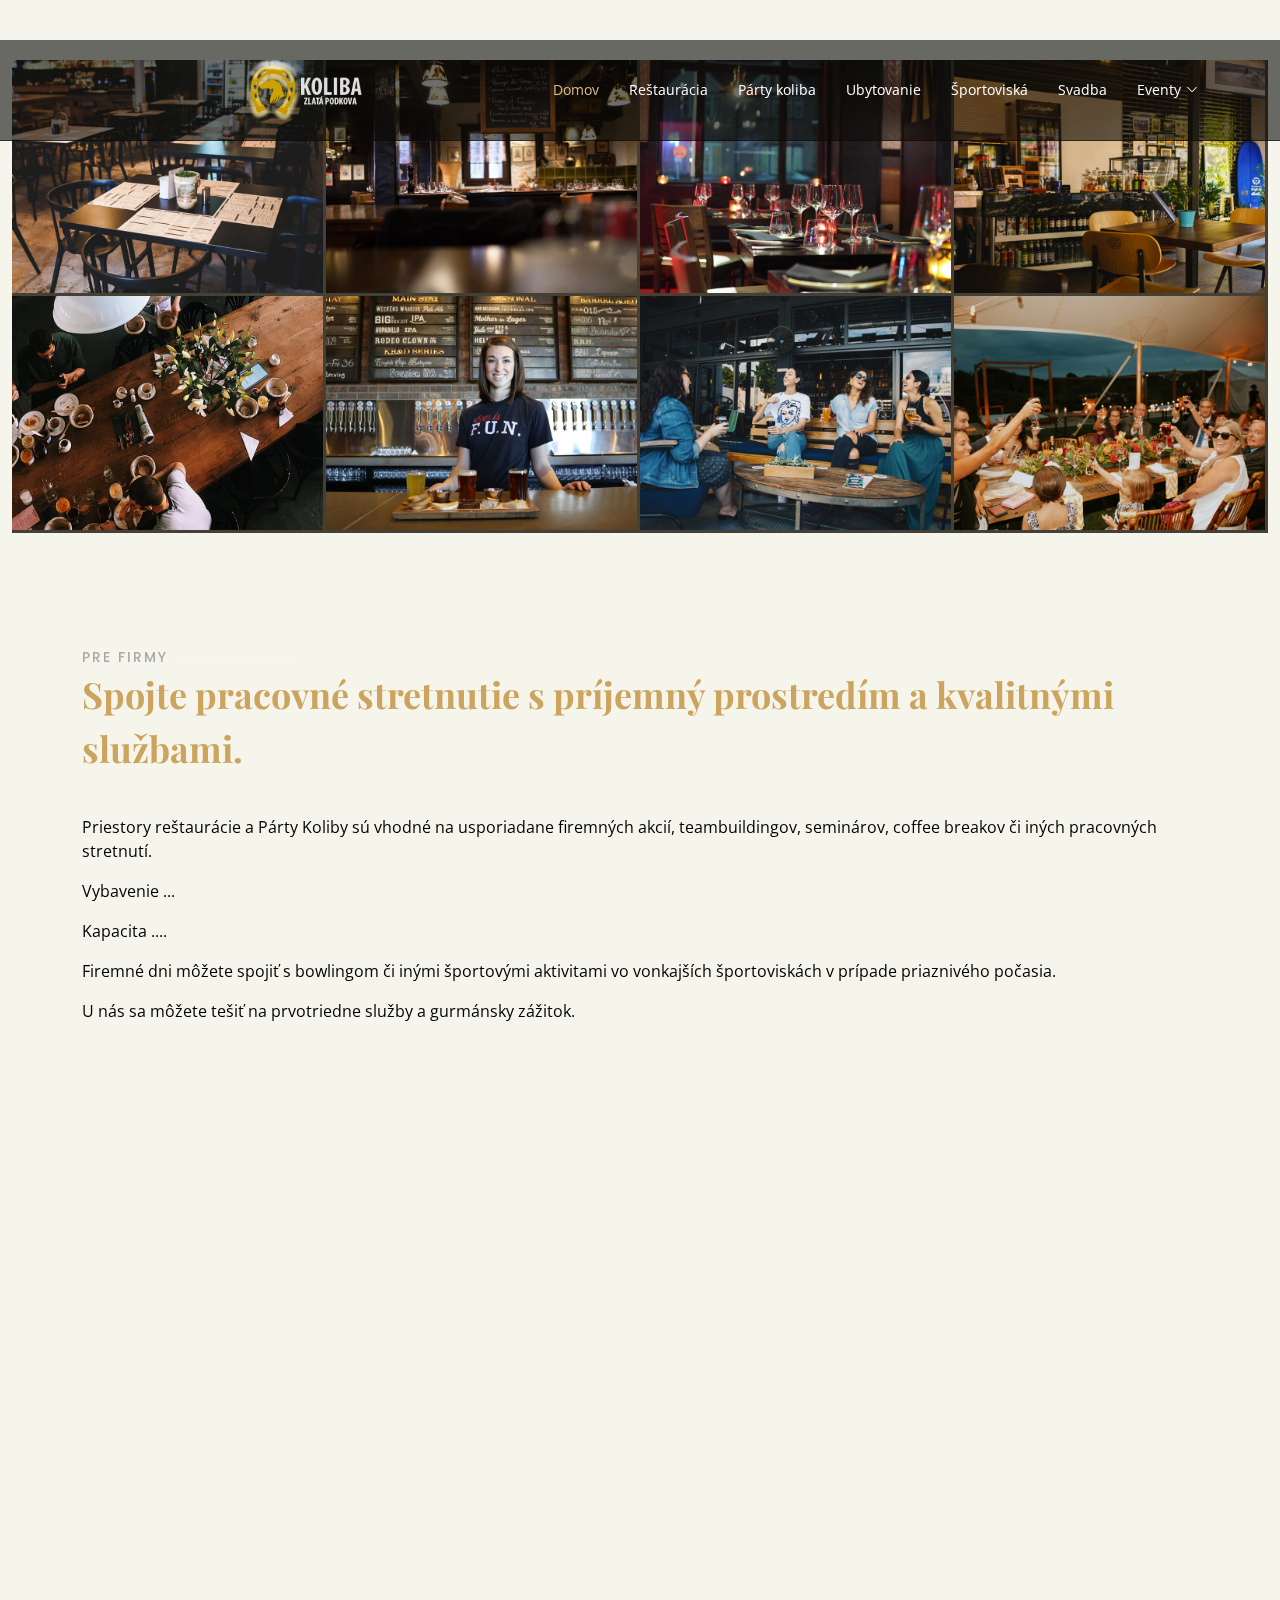
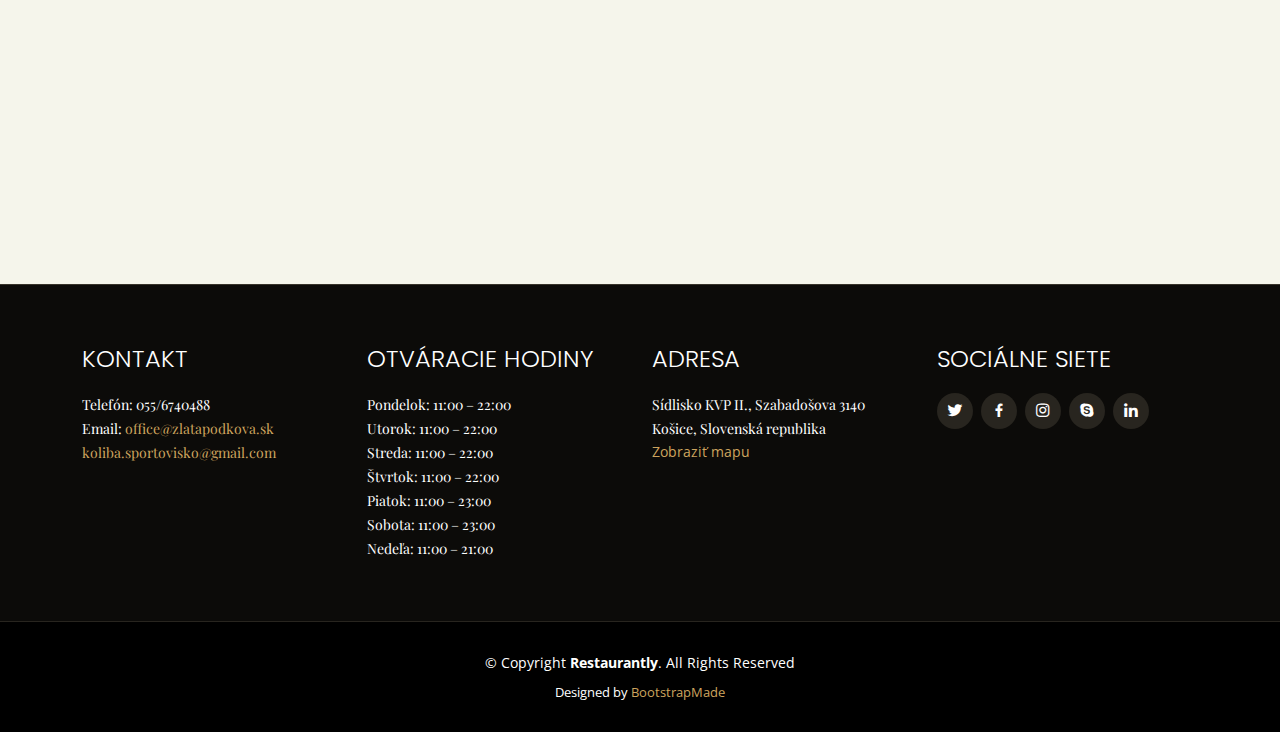
<file: teambuildings.html>
<!DOCTYPE html>
<html lang="en">

<head>
  <meta charset="utf-8">
  <meta content="width=device-width, initial-scale=1.0" name="viewport">

  <title>Restaurantly Bootstrap Template - Inner Page</title>
  <meta content="" name="description">
  <meta content="" name="keywords">

  <!-- Favicons -->
  <link href="assets/img/favicon.png" rel="icon">
  <link href="assets/img/apple-touch-icon.png" rel="apple-touch-icon">

  <!-- Google Fonts -->
  <link href="https://fonts.googleapis.com/css?family=Open+Sans:300,300i,400,400i,600,600i,700,700i|Playfair+Display:ital,wght@0,400;0,500;0,600;0,700;1,400;1,500;1,600;1,700|Poppins:300,300i,400,400i,500,500i,600,600i,700,700i" rel="stylesheet">

  <!-- Vendor CSS Files -->
  <link href="assets/vendor/animate.css/animate.min.css" rel="stylesheet">
  <link href="assets/vendor/aos/aos.css" rel="stylesheet">
  <link href="assets/vendor/bootstrap/css/bootstrap.min.css" rel="stylesheet">
  <link href="assets/vendor/bootstrap-icons/bootstrap-icons.css" rel="stylesheet">
  <link href="assets/vendor/boxicons/css/boxicons.min.css" rel="stylesheet">
  <link href="assets/vendor/glightbox/css/glightbox.min.css" rel="stylesheet">
  <link href="assets/vendor/swiper/swiper-bundle.min.css" rel="stylesheet">

  <!-- Template Main CSS File -->
  <link href="assets/css/style.css" rel="stylesheet">

  <!-- =======================================================
  * Template Name: Restaurantly - v3.1.0
  * Template URL: https://bootstrapmade.com/restaurantly-restaurant-template/
  * Author: BootstrapMade.com
  * License: https://bootstrapmade.com/license/
  ======================================================== -->
</head>

<body>

  <!-- ======= Header ======= -->
  <header id="header" class="fixed-top d-flex align-items-cente">
    <div class="container-fluid container-xl d-flex align-items-center justify-content-lg-between">

      <h1 class="logo me-auto me-lg-0"><a href="index.html"></a></h1>
      <!-- Uncomment below if you prefer to use an image logo -->
      <a href="index.html" class="logo me-auto me-lg-0"><img src="assets/img/logoBBig.png" alt="" class="img-fluid" style="max-height: 70px;"></a>

      <nav id="navbar" class="navbar order-last order-lg-0">
        <ul>
          <li><a class="nav-link scrollto active" href="index.html">Domov</a></li>
          <li><a class="nav-link scrollto" href="restaurant.html">Reštaurácia</a></li>
          <li><a class="nav-link scrollto" href="party_koliba.html">Párty koliba</a></li>
          <li><a class="nav-link scrollto" href="accpmmodation.html">Ubytovanie</a></li>
          <li><a class="nav-link scrollto" href="sports fields.html">Športoviská</a></li>
          <li><a class="nav-link scrollto" href="wedding.html">Svadba</a></li>

          <li class="dropdown"><a href="#"><span>Eventy</span> <i class="bi bi-chevron-down"></i></a>
            <ul>
              
                <ui>
                  <li>
              <li><a href="teambuildings.html">Teambuildingy</a></li>
              
            </ul>
          </li>
        </ul>
        <i class="bi bi-list mobile-nav-toggle"></i>
      </nav><!-- .navbar -->
     

    </div>
  </header><!-- End Header -->
  <main id="main">
    

    <!-- ======= Gallery Section ======= -->
    <section id="gallery" class="gallery">

      

      <div class="container-fluid" data-aos="fade-up" data-aos-delay="100">

        <div class="row g-0">

          <div class="col-lg-3 col-md-4">
            <div class="gallery-item">
              <a href="assets/img/gallery/gallery-1.jpg" class="gallery-lightbox" data-gall="gallery-item">
                <img src="assets/img/gallery/gallery-1.jpg" alt="" class="img-fluid">
              </a>
            </div>
          </div>

          <div class="col-lg-3 col-md-4">
            <div class="gallery-item">
              <a href="assets/img/gallery/gallery-2.jpg" class="gallery-lightbox" data-gall="gallery-item">
                <img src="assets/img/gallery/gallery-2.jpg" alt="" class="img-fluid">
              </a>
            </div>
          </div>

          <div class="col-lg-3 col-md-4">
            <div class="gallery-item">
              <a href="assets/img/gallery/gallery-3.jpg" class="gallery-lightbox" data-gall="gallery-item">
                <img src="assets/img/gallery/gallery-3.jpg" alt="" class="img-fluid">
              </a>
            </div>
          </div>

          <div class="col-lg-3 col-md-4">
            <div class="gallery-item">
              <a href="assets/img/gallery/gallery-4.jpg" class="gallery-lightbox" data-gall="gallery-item">
                <img src="assets/img/gallery/gallery-4.jpg" alt="" class="img-fluid">
              </a>
            </div>
          </div>

          <div class="col-lg-3 col-md-4">
            <div class="gallery-item">
              <a href="assets/img/gallery/gallery-5.jpg" class="gallery-lightbox" data-gall="gallery-item">
                <img src="assets/img/gallery/gallery-5.jpg" alt="" class="img-fluid">
              </a>
            </div>
          </div>

          <div class="col-lg-3 col-md-4">
            <div class="gallery-item">
              <a href="assets/img/gallery/gallery-6.jpg" class="gallery-lightbox" data-gall="gallery-item">
                <img src="assets/img/gallery/gallery-6.jpg" alt="" class="img-fluid">
              </a>
            </div>
          </div>

          <div class="col-lg-3 col-md-4">
            <div class="gallery-item">
              <a href="assets/img/gallery/gallery-7.jpg" class="gallery-lightbox" data-gall="gallery-item">
                <img src="assets/img/gallery/gallery-7.jpg" alt="" class="img-fluid">
              </a>
            </div>
          </div>

          <div class="col-lg-3 col-md-4">
            <div class="gallery-item">
              <a href="assets/img/gallery/gallery-8.jpg" class="gallery-lightbox" data-gall="gallery-item">
                <img src="assets/img/gallery/gallery-8.jpg" alt="" class="img-fluid">
              </a>
            </div>
          </div>

        </div>

      </div>
    </section><!-- End Gallery Section -->

    <section id="pre-firmy" class="pre-firmy">
      <style>
        .pre-firmy .content {
          color: black; /* Ensures text is black */
        }
      </style>
      <div class="container" data-aos="fade-up">
    
        <div class="section-title">
          <h2>PRE FIRMY</h2>
          <p>Spojte pracovné stretnutie s príjemný prostredím a kvalitnými službami.</p>
        </div>
    
        <div class="content">
          <p>Priestory reštaurácie a Párty Koliby sú vhodné na usporiadane firemných akcií, teambuildingov,
          seminárov, coffee breakov či iných pracovných stretnutí.</p>
    
          <p>Vybavenie ...</p>
          <p>Kapacita ....</p>
          <p>Firemné dni môžete spojiť s bowlingom či inými športovými aktivitami vo vonkajších športoviskách
          v prípade priaznivého počasia.</p>
    
          <p>U nás sa môžete tešiť na prvotriedne služby a gurmánsky zážitok.</p>
        </div>
    
      </div>
    </section>
    



    <section id="svadba" class="svadba">
      <style>
        
        .svadba .content {
          color: black; /* Ensures text is black */
        }
        .svadba img {
          width: 100%;
          height: auto;
          margin-bottom: 20px;
        }
        .contact .info h4 {
          color: gray;
          font-weight: bold;
          margin-top: 20px;
        }
        .contact .info p {
          margin-bottom: 15px;
        }
        .contact .php-email-form {
          margin-top: 30px;
        }
      </style>
    
      <div class="container" data-aos="fade-up">
    
        <div class="section-title">
          <h2>Kontakt</h2>
          <p>Spojte sa s nami pre viac informácií.</p>
        </div>
    
        <div class="row mt-5 contact">
    
          
    
          <div class="col-lg-8 mt-5 mt-lg-0">
    
            <form action="forms/contact.php" method="post" role="form" class="php-email-form">
              <div class="row">
                <div class="col-md-6 form-group">
                  <input type="text" name="name" class="form-control" id="name" placeholder="Vaše meno" required>
                </div>
                <div class="col-md-6 form-group mt-3 mt-md-0">
                  <input type="email" class="form-control" name="email" id="email" placeholder="Váš email" required>
                </div>
              </div>
              <div class="form-group mt-3">
                <input type="text" class="form-control" name="subject" id="subject" placeholder="Predmet" required>
              </div>
              <div class="form-group mt-3">
                <textarea class="form-control" name="message" rows="8" placeholder="Správa" required></textarea>
              </div>
              <div class="my-3">
                <div class="loading">Načítava sa...</div>
                <div class="error-message"></div>
                <div class="sent-message">Vaša správa bola odoslaná. Ďakujeme!</div>
              </div>
              <div class="text-center"><button type="submit">Odoslať správu</button></div>
            </form>
    
          </div>
    
        </div>
    
      </div>
    </section>

  </main><!-- End #main -->

   <!-- ======= Footer ======= -->
   <footer id="footer">
    <div class="footer-top">
      <div class="container">
        <div class="row">
          
          <!-- Kontakt -->
          <div class="col-lg-3 col-md-6">
            <div class="footer-info">
              <h3>Kontakt</h3>
              <p>
                Telefón: 055/6740488<br>
                Email: <a href="mailto:office@zlatapodkova.sk">office@zlatapodkova.sk</a><br>
                <a href="mailto:koliba.sportovisko@gmail.com">koliba.sportovisko@gmail.com</a>
              </p>
            </div>
          </div>
          
          <!-- Otváracie hodiny -->
          <div class="col-lg-3 col-md-6">
            <div class="footer-info">
              <h3>Otváracie hodiny</h3>
              <p>
                Pondelok: 11:00 – 22:00<br>
                Utorok: 11:00 – 22:00<br>
                Streda: 11:00 – 22:00<br>
                Štvrtok: 11:00 – 22:00<br>
                Piatok: 11:00 – 23:00<br>
                Sobota: 11:00 – 23:00<br>
                Nedeľa: 11:00 – 21:00
              </p>
            </div>
          </div>
          
          <!-- Adresa -->
          <div class="col-lg-3 col-md-6">
            <div class="footer-info">
              <h3>Adresa</h3>
              <p>
                Sídlisko KVP II., Szabadošova 3140<br>
                Košice, Slovenská republika
              </p>
              <a href="https://www.google.com/maps/search/?api=1&query=Sídlisko+KVP+II.,+Szabadošova+3140,+Košice" target="_blank">Zobraziť mapu</a>
            </div>
          </div>
          
          <!-- Sociálne siete -->
          <div class="col-lg-3 col-md-6">
            <div class="footer-info">
              <h3>Sociálne siete</h3>
              <div class="social-links mt-3">
                <a href="#" class="twitter"><i class="bx bxl-twitter"></i></a>
                <a href="#" class="facebook"><i class="bx bxl-facebook"></i></a>
                <a href="#" class="instagram"><i class="bx bxl-instagram"></i></a>
                <a href="#" class="google-plus"><i class="bx bxl-skype"></i></a>
                <a href="#" class="linkedin"><i class="bx bxl-linkedin"></i></a>
              </div>
            </div>
          </div>
          
        </div>
      </div>
    </div>

    <div class="container">
      <div class="copyright">
        &copy; Copyright <strong><span>Restaurantly</span></strong>. All Rights Reserved
      </div>
      <div class="credits">
        <!-- All the links in the footer should remain intact. -->
        <!-- You can delete the links only if you purchased the pro version. -->
        <!-- Licensing information: https://bootstrapmade.com/license/ -->
        <!-- Purchase the pro version with working PHP/AJAX contact form: https://bootstrapmade.com/restaurantly-restaurant-template/ -->
        Designed by <a href="https://bootstrapmade.com/">BootstrapMade</a>
      </div>
    </div>
  </footer><!-- End Footer -->

  <div id="preloader"></div>
  <a href="#" class="back-to-top d-flex align-items-center justify-content-center"><i class="bi bi-arrow-up-short"></i></a>

  <!-- Vendor JS Files -->
  <script src="assets/vendor/aos/aos.js"></script>
  <script src="assets/vendor/bootstrap/js/bootstrap.bundle.min.js"></script>
  <script src="assets/vendor/glightbox/js/glightbox.min.js"></script>
  <script src="assets/vendor/isotope-layout/isotope.pkgd.min.js"></script>
  <script src="assets/vendor/php-email-form/validate.js"></script>
  <script src="assets/vendor/swiper/swiper-bundle.min.js"></script>

  <!-- Template Main JS File -->
  <script src="assets/js/main.js"></script>

</body>

</html>
</file>
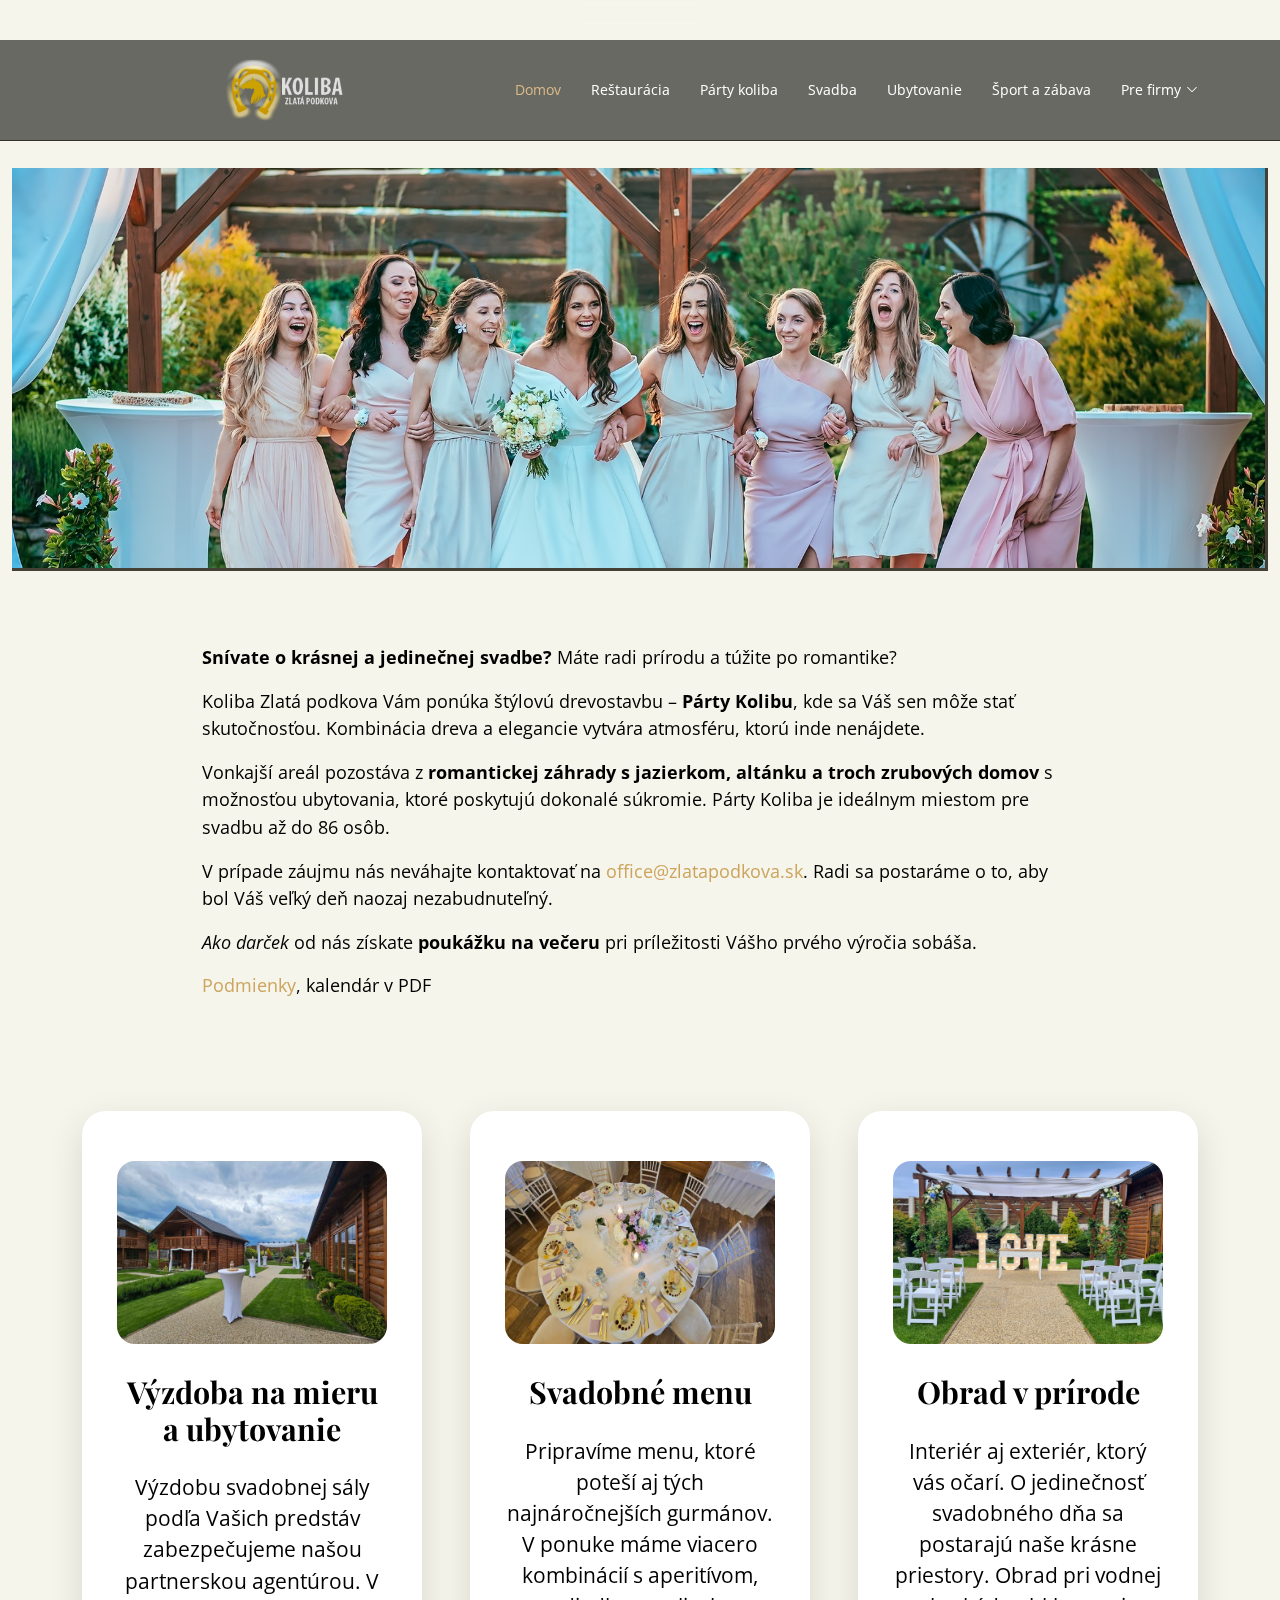
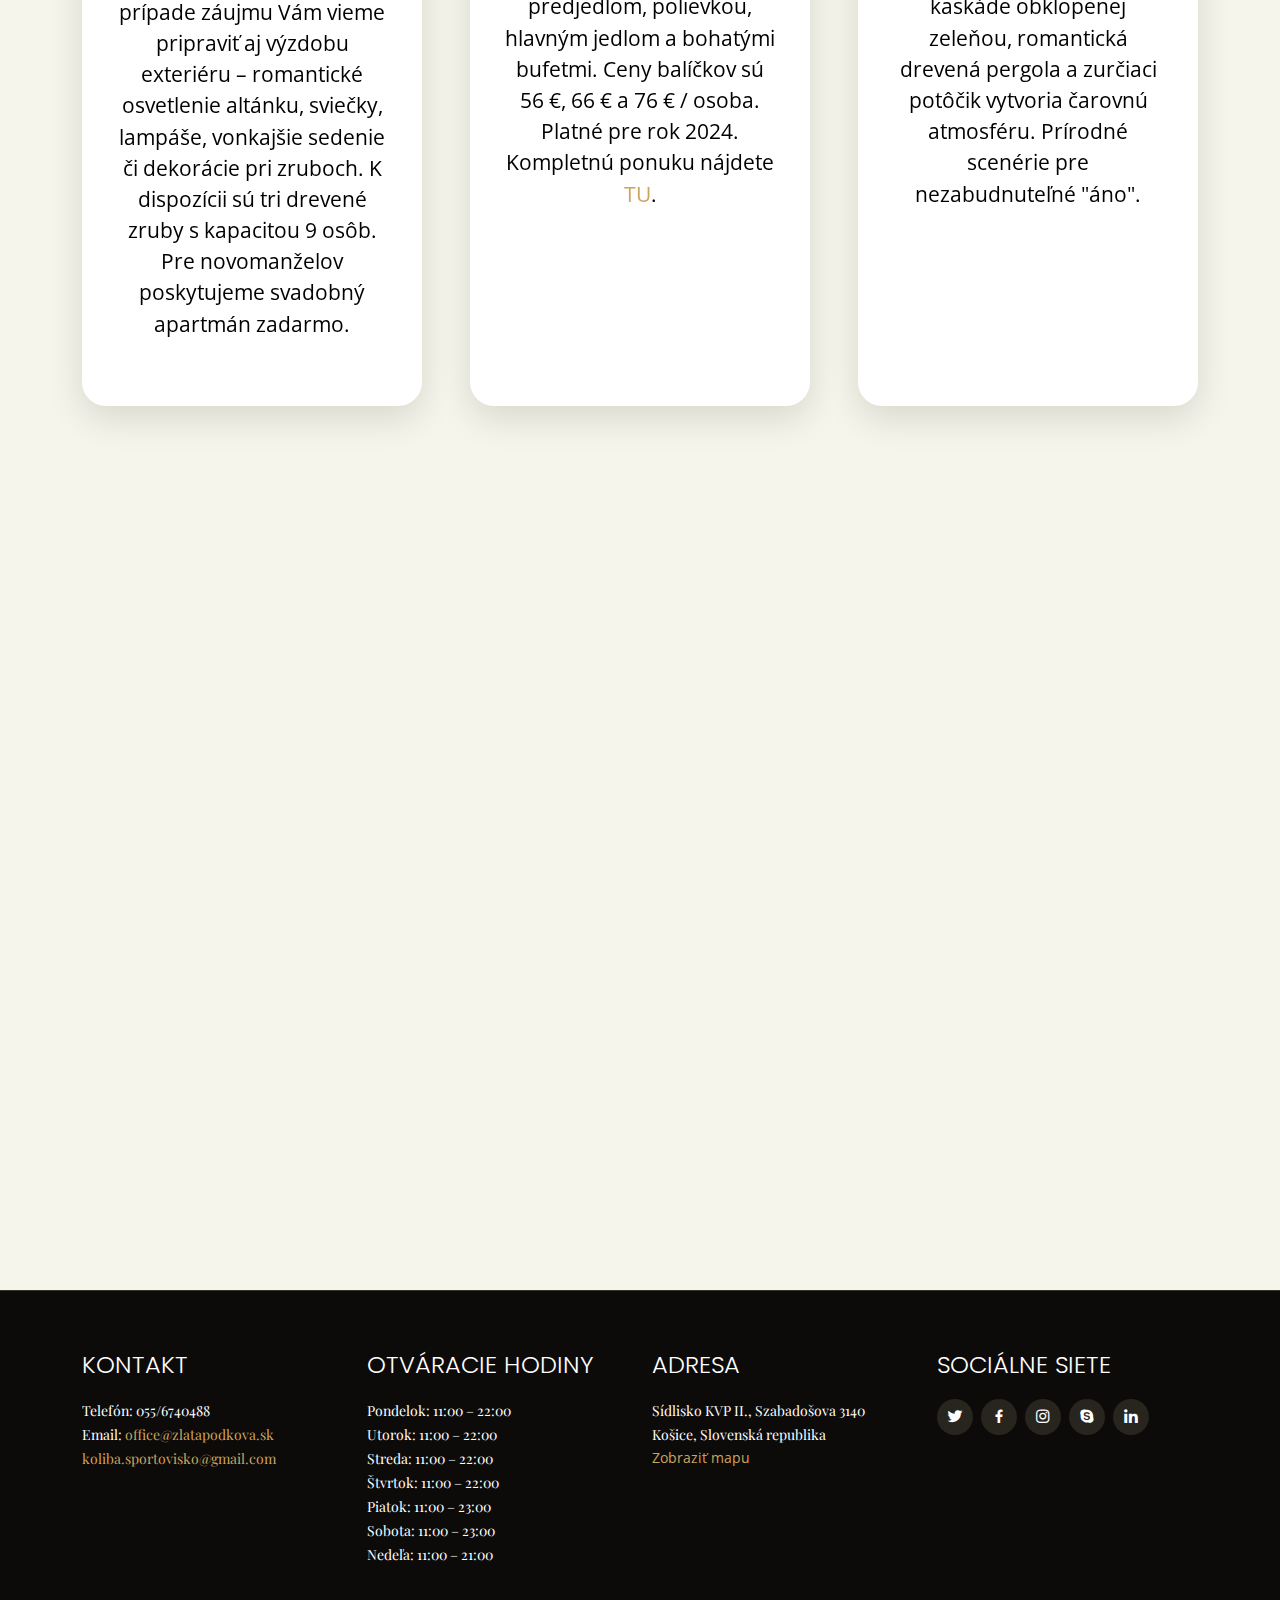
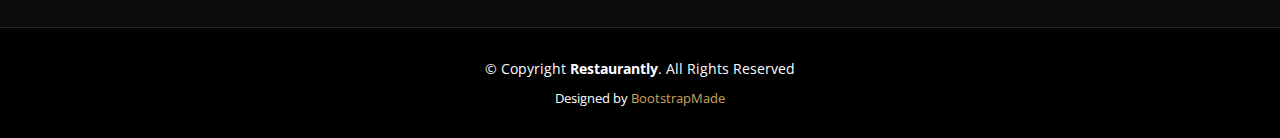
<file: wedding.html>
<!DOCTYPE html>
<html lang="en">

<head>
  <meta charset="utf-8">
  <meta content="width=device-width, initial-scale=1.0" name="viewport">

  <title>Restaurantly Bootstrap Template - Inner Page</title>
  <meta content="" name="description">
  <meta content="" name="keywords">

  <!-- Favicons -->
  <link href="assets/img/favicon.png" rel="icon">
  <link href="assets/img/apple-touch-icon.png" rel="apple-touch-icon">

  <!-- Google Fonts -->
  <link href="https://fonts.googleapis.com/css?family=Open+Sans:300,300i,400,400i,600,600i,700,700i|Playfair+Display:ital,wght@0,400;0,500;0,600;0,700;1,400;1,500;1,600;1,700|Poppins:300,300i,400,400i,500,500i,600,600i,700,700i" rel="stylesheet">

  <!-- Vendor CSS Files -->
  <link href="assets/vendor/animate.css/animate.min.css" rel="stylesheet">
  <link href="assets/vendor/aos/aos.css" rel="stylesheet">
  <link href="assets/vendor/bootstrap/css/bootstrap.min.css" rel="stylesheet">
  <link href="assets/vendor/bootstrap-icons/bootstrap-icons.css" rel="stylesheet">
  <link href="assets/vendor/boxicons/css/boxicons.min.css" rel="stylesheet">
  <link href="assets/vendor/glightbox/css/glightbox.min.css" rel="stylesheet">
  <link href="assets/vendor/swiper/swiper-bundle.min.css" rel="stylesheet">

  <!-- Template Main CSS File -->
  <link href="assets/css/style.css" rel="stylesheet">

  <!-- =======================================================
  * Template Name: Restaurantly - v3.1.0
  * Template URL: https://bootstrapmade.com/restaurantly-restaurant-template/
  * Author: BootstrapMade.com
  * License: https://bootstrapmade.com/license/
  ======================================================== -->
</head>

<body>

 <!-- ======= Header ======= -->
 <header id="header" class="fixed-top d-flex align-items-cente">
  <div class="container-fluid container-xl d-flex align-items-center justify-content-lg-between">

    <h1 class="logo me-auto me-lg-0"><a href="index.html"></a></h1>
    <!-- Uncomment below if you prefer to use an image logo -->
    <a href="index.html" class="logo me-auto me-lg-0"><img src="assets/img/logoBBig.png" alt="" class="img-fluid" style="max-height: 70px;"></a>

    <nav id="navbar" class="navbar order-last order-lg-0">
      <ul>
        <li><a class="nav-link scrollto active" href="index.html">Domov</a></li>
        <li><a class="nav-link scrollto" href="restaurant.html">Reštaurácia</a></li>
        <li><a class="nav-link scrollto" href="party_koliba.html">Párty koliba</a></li>
        <li><a class="nav-link scrollto" href="wedding.html">Svadba</a></li>
        <li><a class="nav-link scrollto" href="accpmmodation.html">Ubytovanie</a></li>
        <li><a class="nav-link scrollto" href="sports fields.html">Šport a zábava</a></li>

        <li class="dropdown"><a href="#"><span>Pre firmy</span> <i class="bi bi-chevron-down"></i></a>
          <ul>
            
              <ui>
                <li>
            <li><a href="teambuildings.html">Teambuildingy</a></li>
            
          </ul>
        </li>
      </ul>
      <i class="bi bi-list mobile-nav-toggle"></i>
    </nav><!-- .navbar -->
      

    </div>
  </header><!-- End Header -->

  <main id="main">
    <div class="section-title">
      <h2></h2>
      <h2></h2>



    </div>
    

    <!-- ======= Gallery Section ======= -->
    <!-- ======= Gallery Section ======= -->
<section id="gallery" class="gallery">

  <style>
    .wedding-box {
  background-color: #fff;
  box-shadow: 0 12px 36px rgba(0, 0, 0, 0.12);
  border-radius: 24px;
  padding: 50px 35px;
  text-align: center;
  height: 100%;
  color: #000;
  font-size: 1.3rem;
  transition: transform 0.3s ease, box-shadow 0.3s ease;
}

.wedding-box img {
  width: 100%;
  height: auto;
  border-radius: 18px;
  margin-bottom: 30px;
  object-fit: cover;
  max-height: 360px;
}

.wedding-box h5 {
  font-size: 1.9rem;
  margin-bottom: 25px;
  font-weight: 700;
}

.wedding-box:hover {
  transform: translateY(-5px);
  box-shadow: 0 16px 48px rgba(0, 0, 0, 0.15);
}
    
  </style>
  
  <div class="container-fluid" data-aos="fade-up" data-aos-delay="100">
    
  
    <!-- Veľký široký obrázok na vrchu -->
    <div class="row g-0">
      <div class="col-12">
        <div class="gallery-item">
          <a href="assets/img/487185422_1246727317455700_1916994978073366033_n.jpg" class="gallery-lightbox" data-gall="gallery-item">
            <img src="assets/img/487185422_1246727317455700_1916994978073366033_n.jpg" alt="Veľký obrázok" class="img-fluid w-100" style="max-height: 400px; object-fit: cover; object-position: center 40%;">
          </a>
        </div>
      </div>
    </div>

    <!-- Vložený text medzi veľkým obrázkom a 4 obrázkami -->
    <div class="row mt-4">
      <div class="container py-5" style="color: #000; max-width: 900px; font-size: 1.15rem;">
        <p><strong>Snívate o krásnej a jedinečnej svadbe?</strong> Máte radi prírodu a túžite po romantike?</p>
      
        <p>Koliba Zlatá podkova Vám ponúka štýlovú drevostavbu – <strong>Párty Kolibu</strong>, kde sa Váš sen môže stať skutočnosťou. Kombinácia dreva a elegancie vytvára atmosféru, ktorú inde nenájdete.</p>
      
        <p>Vonkajší areál pozostáva z <strong>romantickej záhrady s jazierkom, altánku a troch zrubových domov</strong> s možnosťou ubytovania, ktoré poskytujú dokonalé súkromie. Párty Koliba je ideálnym miestom pre svadbu až do 86 osôb.</p>
      
        <p>V prípade záujmu nás neváhajte kontaktovať na <a href="mailto:office@zlatapodkova.sk">office@zlatapodkova.sk</a>. Radi sa postaráme o to, aby bol Váš veľký deň naozaj nezabudnuteľný.</p>
      
        <p><em>Ako darček</em> od nás získate <strong>poukážku na večeru</strong> pri príležitosti Vášho prvého výročia sobáša.</p>
      
        <p><a href="assets/Svadobné podmienky - 2025.pdf" target="_blank">Podmienky</a>, kalendár v PDF</p>
      </div>
    </div>
    
    <!-- Riadok so štyrmi obrázkami a textom pod každým -->
    <div class="container my-5">
      <div class="row gy-5 gx-5">
        
        <!-- Box 1 – Svadba s ubytovaním -->
        <div class="col-lg-4 col-md-6">
          <div class="wedding-box">
            <img src="assets/img/7cda534d-f805-4363-af45-1a65cc631f47.jpg" alt="Svadba s ubytovaním">
            <h5>Výzdoba na mieru a ubytovanie</h5>
            <p>Výzdobu svadobnej sály podľa Vašich predstáv zabezpečujeme našou partnerskou agentúrou.

              V prípade záujmu Vám vieme pripraviť aj výzdobu exteriéru – romantické osvetlenie altánku, sviečky, lampáše, vonkajšie sedenie či dekorácie pri zruboch.
              
              K dispozícii sú tri drevené zruby s kapacitou 9 osôb. Pre novomanželov poskytujeme svadobný apartmán zadarmo. </p>
          </div>
        </div>
    
        <!-- Box 2 – Obrad v prírode -->
        <div class="col-lg-4 col-md-6">
          <div class="wedding-box">
            <img src="assets/img/7d7601f4-533a-4b1c-95d5-d8e3fd30b203.jpg" alt="Obrad v prírode">
            <h5>Svadobné menu</h5>
            <p>Pripravíme menu, ktoré poteší aj tých najnáročnejších gurmánov.

              V ponuke máme viacero kombinácií s aperitívom, predjedlom, polievkou, hlavným jedlom a bohatými bufetmi.
              
              Ceny balíčkov sú 56 €, 66 € a 76 € / osoba. Platné pre rok 2024. Kompletnú ponuku nájdete <a href="assets/Svadobné balíčky -2025pdf.pdf">TU</a>.</p>
          </div>
        </div>
    
        <!-- Box 3 – Svadobné menu -->
        <div class="col-lg-4 col-md-6">
          <div class="wedding-box">
            <img src="assets/img/original_d8eded65-0c2b-4984-88e5-fc285c9aef22_20240927_134952~2.jpg" alt="Svadobné menu">
            <h5>Obrad v prírode</h5>
            <p>Interiér aj exteriér, ktorý vás očarí. O jedinečnosť svadobného dňa sa postarajú naše krásne priestory.

              Obrad pri vodnej kaskáde obklopenej zeleňou, romantická drevená pergola a zurčiaci potôčik vytvoria čarovnú atmosféru.
              
              Prírodné scenérie pre nezabudnuteľné "áno".</p>
          </div>
        </div>
    
      </div>
    </div>
  </div>
</section>




<section id="svadba" class="svadba">
  <style>
    .svadba .content {
      color: black;
    }

    .svadba img {
      width: 100%;
      height: auto;
      margin-bottom: 20px;
    }

    .contact .info h4 {
      font-weight: bold;
      margin-top: 20px;
    }

    .contact .info p {
      margin-bottom: 15px;
    }

    .contact .php-email-form {
      margin-top: 30px;
      background: #f9f9f9;
      padding: 40px;
      border-radius: 12px;
      box-shadow: 0 8px 24px rgba(0, 0, 0, 0.08);
      max-width: 700px;
      margin-left: auto;
      margin-right: auto;
    }

    .section-title {
      text-align: center;
      margin-bottom: 30px;
    }

    .section-title h2 {
      text-transform: uppercase;
      font-size: 1rem;
      color: #888;
      letter-spacing: 1px;
      margin-bottom: 10px;
    }

    .section-title p {
      font-size: 2rem;
      font-weight: bold;
      color: #bfa35f; /* Zlatohnedá ako na stránke */
    }

    .php-email-form input,
    .php-email-form textarea {
      border-radius: 8px;
    }

    .php-email-form button[type="submit"] {
      background-color: #bfa35f;
      color: white;
      padding: 12px 30px;
      border: none;
      border-radius: 25px;
      transition: background-color 0.3s ease;
    }

    .php-email-form button[type="submit"]:hover {
      background-color: #a88c4c;
    }
  </style>

  <div class="container" data-aos="fade-up">

    <div class="section-title">
      <h2>Kontakt</h2>
      <p>Spojte sa s nami pre viac informácií.</p>
    </div>

    <div class="contact">
      <form action="forms/contact.php" method="post" role="form" class="php-email-form">
        <div class="row">
          <div class="col-md-6 form-group">
            <input type="text" name="name" class="form-control" id="name" placeholder="Vaše meno" required>
          </div>
          <div class="col-md-6 form-group mt-3 mt-md-0">
            <input type="email" class="form-control" name="email" id="email" placeholder="Váš email" required>
          </div>
        </div>
        <div class="form-group mt-3">
          <input type="text" class="form-control" name="subject" id="subject" placeholder="Predmet" required>
        </div>
        <div class="form-group mt-3">
          <textarea class="form-control" name="message" rows="8" placeholder="Správa" required></textarea>
        </div>
        <div class="my-3">
          <div class="loading">Načítava sa...</div>
          <div class="error-message"></div>
          <div class="sent-message">Vaša správa bola odoslaná. Ďakujeme!</div>
        </div>
        <div class="text-center"><button type="submit">Odoslať správu</button></div>
      </form>
    </div>

  </div>
</section>

  </main><!-- End #main -->

   <!-- ======= Footer ======= -->
   <footer id="footer">
    <div class="footer-top">
      <div class="container">
        <div class="row">
          
          <!-- Kontakt -->
          <div class="col-lg-3 col-md-6">
            <div class="footer-info">
              <h3>Kontakt</h3>
              <p>
                Telefón: 055/6740488<br>
                Email: <a href="mailto:office@zlatapodkova.sk">office@zlatapodkova.sk</a><br>
                <a href="mailto:koliba.sportovisko@gmail.com">koliba.sportovisko@gmail.com</a>
              </p>
            </div>
          </div>
          
          <!-- Otváracie hodiny -->
          <div class="col-lg-3 col-md-6">
            <div class="footer-info">
              <h3>Otváracie hodiny</h3>
              <p>
                Pondelok: 11:00 – 22:00<br>
                Utorok: 11:00 – 22:00<br>
                Streda: 11:00 – 22:00<br>
                Štvrtok: 11:00 – 22:00<br>
                Piatok: 11:00 – 23:00<br>
                Sobota: 11:00 – 23:00<br>
                Nedeľa: 11:00 – 21:00
              </p>
            </div>
          </div>
          
          <!-- Adresa -->
          <div class="col-lg-3 col-md-6">
            <div class="footer-info">
              <h3>Adresa</h3>
              <p>
                Sídlisko KVP II., Szabadošova 3140<br>
                Košice, Slovenská republika
              </p>
              <a href="https://www.google.com/maps/search/?api=1&query=Sídlisko+KVP+II.,+Szabadošova+3140,+Košice" target="_blank">Zobraziť mapu</a>
            </div>
          </div>
          
          <!-- Sociálne siete -->
          <div class="col-lg-3 col-md-6">
            <div class="footer-info">
              <h3>Sociálne siete</h3>
              <div class="social-links mt-3">
                <a href="#" class="twitter"><i class="bx bxl-twitter"></i></a>
                <a href="#" class="facebook"><i class="bx bxl-facebook"></i></a>
                <a href="#" class="instagram"><i class="bx bxl-instagram"></i></a>
                <a href="#" class="google-plus"><i class="bx bxl-skype"></i></a>
                <a href="#" class="linkedin"><i class="bx bxl-linkedin"></i></a>
              </div>
            </div>
          </div>
          
        </div>
      </div>
    </div>

    <div class="container">
      <div class="copyright">
        &copy; Copyright <strong><span>Restaurantly</span></strong>. All Rights Reserved
      </div>
      <div class="credits">
        <!-- All the links in the footer should remain intact. -->
        <!-- You can delete the links only if you purchased the pro version. -->
        <!-- Licensing information: https://bootstrapmade.com/license/ -->
        <!-- Purchase the pro version with working PHP/AJAX contact form: https://bootstrapmade.com/restaurantly-restaurant-template/ -->
        Designed by <a href="https://bootstrapmade.com/">BootstrapMade</a>
      </div>
    </div>
  </footer><!-- End Footer -->

  <div id="preloader"></div>
  <a href="#" class="back-to-top d-flex align-items-center justify-content-center"><i class="bi bi-arrow-up-short"></i></a>

  <!-- Vendor JS Files -->
  <script src="assets/vendor/aos/aos.js"></script>
  <script src="assets/vendor/bootstrap/js/bootstrap.bundle.min.js"></script>
  <script src="assets/vendor/glightbox/js/glightbox.min.js"></script>
  <script src="assets/vendor/isotope-layout/isotope.pkgd.min.js"></script>
  <script src="assets/vendor/php-email-form/validate.js"></script>
  <script src="assets/vendor/swiper/swiper-bundle.min.js"></script>

  <!-- Template Main JS File -->
  <script src="assets/js/main.js"></script>

</body>

</html>
</file>
<file: assets/css/style.css>
/**
* Template Name: Restaurantly - v3.1.0
* Template URL: https://bootstrapmade.com/restaurantly-restaurant-template/
* Author: BootstrapMade.com
* License: https://bootstrapmade.com/license/
*/

/*--------------------------------------------------------------
# General
--------------------------------------------------------------*/
body {
  font-family: "Open Sans", sans-serif;
  background: #f5f5eb;
  color: #f2f0f0;
}

a {
  color: #cda45e;
  text-decoration: none;
}

a:hover {
  color: #d9ba85;
  text-decoration: none;
}

h1, h2, h3, h4, h5, h6 {
  font-family: "Playfair Display", serif;
}

/*--------------------------------------------------------------
# Preloader
--------------------------------------------------------------*/
#preloader {
  position: fixed;
  top: 0;
  left: 0;
  right: 0;
  bottom: 0;
  z-index: 9999;
  overflow: hidden;
  background: #ffffff; /* Changed to white */
}

#preloader:before {
  content: "";
  position: fixed;
  top: calc(50% - 30px);
  left: calc(50% - 30px);
  border: 6px solid #ffffff; /* Changed to white */
  border-top-color: #000000; /* Changed to black */
  border-bottom-color: #000000; /* Changed to black */
  border-radius: 50%;
  width: 60px;
  height: 60px;
  -webkit-animation: animate-preloader 1s linear infinite;
  animation: animate-preloader 1s linear infinite;
}

@-webkit-keyframes animate-preloader {
  0% {
    transform: rotate(0deg);
  }
  100% {
    transform: rotate(360deg);
  }
}

@keyframes animate-preloader {
  0% {
    transform: rotate(0deg);
  }
  100% {
    transform: rotate(360deg);
  }
}

/*--------------------------------------------------------------
# Back to top button
--------------------------------------------------------------*/
.back-to-top {
  position: fixed;
  visibility: hidden;
  opacity: 0;
  right: 15px;
  bottom: 15px;
  z-index: 996;
  width: 44px;
  height: 44px;
  border-radius: 50px;
  transition: all 0.4s;
  border: 2px solid #cda45e;
}

.back-to-top i {
  font-size: 28px;
  color: #cda45e;
  line-height: 0;
}

.back-to-top:hover {
  background: #cda45e;
  color: #1a1814;
}

.back-to-top:hover i {
  color: #444444;
}

.back-to-top.active {
  visibility: visible;
  opacity: 1;
}

/*--------------------------------------------------------------
# Disable aos animation delay on mobile devices
--------------------------------------------------------------*/
@media screen and (max-width: 768px) {
  [data-aos-delay] {
    transition-delay: 0 !important;
  }
}

/*--------------------------------------------------------------
# Top Bar
--------------------------------------------------------------*/
#topbar {
  height: 40px;
  font-size: 14px;
  transition: all 0.5s;
  z-index: 996;
}

#topbar.topbar-scrolled {
  top: -40px;
}

#topbar .contact-info i {
  font-style: normal;
  color: #d9ba85;
}

#topbar .contact-info i span {
  padding-left: 5px;
  color: #fff;
}

#topbar .languages ul {
  display: flex;
  flex-wrap: wrap;
  list-style: none;
  padding: 0;
  margin: 0;
  color: #cda45e;
}

#topbar .languages ul a {
  color: white;
}

#topbar .languages ul li + li {
  padding-left: 10px;
}

#topbar .languages ul li + li::before {
  display: inline-block;
  padding-right: 10px;
  color: rgba(255, 255, 255, 0.5);
  content: "/";
}

/*--------------------------------------------------------------
# Header
--------------------------------------------------------------*/
#header {
  background: rgba(12, 11, 9, 0.6);
  border-bottom: 1px solid rgba(12, 11, 9, 0.6);
  transition: all 0.5s;
  z-index: 997;
  padding: 15px 0;
  top: 40px;
}

#header.header-scrolled {
  top: 0;
  background: rgba(0, 0, 0, 0.85);
  border-bottom: 1px solid #37332a;
}

#header .logo {
  font-size: 28px;
  margin: 0;
  padding: 0;
  line-height: 1;
  font-weight: 300;
  letter-spacing: 1px;
  text-transform: uppercase;
  font-family: "Poppins", sans-serif;
}

#header .logo a {
  color: #fff;
}

#header .logo img {
  max-height: 40px;
}

/*--------------------------------------------------------------
# Book a table button Menu
--------------------------------------------------------------*/
.book-a-table-btn {
  margin: 0 0 0 15px;
  border: 2px solid #cda45e;
  color: #fff;
  border-radius: 50px;
  padding: 8px 25px;
  text-transform: uppercase;
  font-size: 13px;
  font-weight: 500;
  letter-spacing: 1px;
  transition: 0.3s;
}

.book-a-table-btn:hover {
  background: #cda45e;
  color: #fff;
}

@media (max-width: 992px) {
  .book-a-table-btn {
    margin: 0 15px 0 0;
    padding: 8px 20px;
  }
}

/*--------------------------------------------------------------
# Navigation Menu
--------------------------------------------------------------*/
/**
* Desktop Navigation 
*/
.navbar {
  padding: 0;
}

.navbar ul {
  margin: 0;
  padding: 0;
  display: flex;
  list-style: none;
  align-items: center;
}

.navbar li {
  position: relative;
}

.navbar a {
  display: flex;
  align-items: center;
  justify-content: space-between;
  padding: 10px 0 10px 30px;
  color: #fff;
  white-space: nowrap;
  transition: 0.3s;
  font-size: 14px;
}

.navbar a i {
  font-size: 12px;
  line-height: 0;
  margin-left: 5px;
}

.navbar a:hover, .navbar .active, .navbar li:hover > a {
  color: #d9ba85;
}

.navbar .dropdown ul {
  display: block;
  position: absolute;
  left: 14px;
  top: calc(100% + 30px);
  margin: 0;
  padding: 10px 0;
  z-index: 99;
  opacity: 0;
  visibility: hidden;
  background: #fff;
  box-shadow: 0px 0px 30px rgba(127, 137, 161, 0.25);
  transition: 0.3s;
  border-radius: 4px;
}

.navbar .dropdown ul li {
  min-width: 200px;
}

.navbar .dropdown ul a {
  padding: 10px 20px;
  color: #444444;
}

.navbar .dropdown ul a i {
  font-size: 12px;
}

.navbar .dropdown ul a:hover, .navbar .dropdown ul .active:hover, .navbar .dropdown ul li:hover > a {
  color: #cda45e;
}

.navbar .dropdown:hover > ul {
  opacity: 1;
  top: 100%;
  visibility: visible;
}

.navbar .dropdown .dropdown ul {
  top: 0;
  left: calc(100% - 30px);
  visibility: hidden;
}

.navbar .dropdown .dropdown:hover > ul {
  opacity: 1;
  top: 0;
  left: 100%;
  visibility: visible;
}

@media (max-width: 1366px) {
  .navbar .dropdown .dropdown ul {
    left: -90%;
  }
  .navbar .dropdown .dropdown:hover > ul {
    left: -100%;
  }
}

/**
* Mobile Navigation 
*/
.mobile-nav-toggle {
  color: #fff;
  font-size: 28px;
  cursor: pointer;
  display: none;
  line-height: 0;
  transition: 0.5s;
}

@media (max-width: 991px) {
  .mobile-nav-toggle {
    display: block;
  }
  .navbar ul {
    display: none;
  }
}

.navbar-mobile {
  position: fixed;
  overflow: hidden;
  top: 0;
  right: 0;
  left: 0;
  bottom: 0;
  background: rgba(0, 0, 0, 0.9);
  transition: 0.3s;
  z-index: 999;
}

.navbar-mobile .mobile-nav-toggle {
  position: absolute;
  top: 15px;
  right: 15px;
}

.navbar-mobile ul {
  display: block;
  position: absolute;
  top: 55px;
  right: 15px;
  bottom: 15px;
  left: 15px;
  padding: 10px 0;
  border-radius: 6px;
  background-color: #fff;
  overflow-y: auto;
  transition: 0.3s;
}

.navbar-mobile a {
  padding: 10px 20px;
  font-size: 15px;
  color: #1a1814;
}

.navbar-mobile a:hover, .navbar-mobile .active, .navbar-mobile li:hover > a {
  color: #cda45e;
}

.navbar-mobile .getstarted {
  margin: 15px;
}

.navbar-mobile .dropdown ul {
  position: static;
  display: none;
  margin: 10px 20px;
  padding: 10px 0;
  z-index: 99;
  opacity: 1;
  visibility: visible;
  background: #fff;
  box-shadow: 0px 0px 30px rgba(127, 137, 161, 0.25);
}

.navbar-mobile .dropdown ul li {
  min-width: 200px;
}

.navbar-mobile .dropdown ul a {
  padding: 10px 20px;
}

.navbar-mobile .dropdown ul a i {
  font-size: 12px;
}

.navbar-mobile .dropdown ul a:hover, .navbar-mobile .dropdown ul .active:hover, .navbar-mobile .dropdown ul li:hover > a {
  color: #cda45e;
}

.navbar-mobile .dropdown > .dropdown-active {
  display: block;
}

/*--------------------------------------------------------------
# Hero Section
--------------------------------------------------------------*/
#hero {
  width: 100%;
  height: 100vh;
  background: url("../img/2.jpg") top center;
  background-size: cover;
  position: relative;
  padding: 0;
}

#hero:before {
  content: "";
  background: rgba(0, 0, 0, 0.5);
  position: absolute;
  bottom: 0;
  top: 0;
  left: 0;
  right: 0;
}

#hero .container {
  padding-top: 110px;
}

@media (max-width: 992px) {
  #hero .container {
    padding-top: 98px;
  }
}

#hero h1 {
  margin: 0;
  font-size: 48px;
  font-weight: 700;
  line-height: 56px;
  color: #fff;
  font-family: "Poppins", sans-serif;
}

#hero h1 span {
  color: #cda45e;
}

#hero h2 {
  color: #eee;
  margin-bottom: 10px 0 0 0;
  font-size: 22px;
}

#hero .btns {
  margin-top: 30px;
}

#hero .btn-menu, #hero .btn-book {
  font-weight: 600;
  font-size: 13px;
  letter-spacing: 0.5px;
  text-transform: uppercase;
  display: inline-block;
  padding: 12px 30px;
  border-radius: 50px;
  transition: 0.3s;
  line-height: 1;
  color: white;
  border: 2px solid #cda45e;
}

#hero .btn-menu:hover, #hero .btn-book:hover {
  background: #cda45e;
  color: #fff;
}

#hero .btn-book {
  margin-left: 15px;
}

#hero .play-btn {
  width: 94px;
  height: 94px;
  background: radial-gradient(#cda45e 50%, rgba(205, 164, 94, 0.4) 52%);
  border-radius: 50%;
  display: block;
  position: relative;
  overflow: hidden;
}

#hero .play-btn::after {
  content: '';
  position: absolute;
  left: 50%;
  top: 50%;
  transform: translateX(-40%) translateY(-50%);
  width: 0;
  height: 0;
  border-top: 10px solid transparent;
  border-bottom: 10px solid transparent;
  border-left: 15px solid #fff;
  z-index: 100;
  transition: all 400ms cubic-bezier(0.55, 0.055, 0.675, 0.19);
}

#hero .play-btn::before {
  content: '';
  position: absolute;
  width: 120px;
  height: 120px;
  -webkit-animation-delay: 0s;
  animation-delay: 0s;
  -webkit-animation: pulsate-btn 2s;
  animation: pulsate-btn 2s;
  -webkit-animation-direction: forwards;
  animation-direction: forwards;
  -webkit-animation-iteration-count: infinite;
  animation-iteration-count: infinite;
  -webkit-animation-timing-function: steps;
  animation-timing-function: steps;
  opacity: 1;
  border-radius: 50%;
  border: 5px solid rgba(205, 164, 94, 0.7);
  top: -15%;
  left: -15%;
  background: rgba(198, 16, 0, 0);
}

#hero .play-btn:hover::after {
  border-left: 15px solid #cda45e;
  transform: scale(20);
}

#hero .play-btn:hover::before {
  content: '';
  position: absolute;
  left: 50%;
  top: 50%;
  transform: translateX(-40%) translateY(-50%);
  width: 0;
  height: 0;
  border: none;
  border-top: 10px solid transparent;
  border-bottom: 10px solid transparent;
  border-left: 15px solid #fff;
  z-index: 200;
  -webkit-animation: none;
  animation: none;
  border-radius: 0;
}

@media (min-width: 1024px) {
  #hero {
    background-attachment: fixed;
  }
}

@media (max-width: 992px) {
  #hero .play-btn {
    margin-top: 30px;
  }
}

@media (max-height: 500px) {
  #hero {
    height: auto;
  }
  #hero .container {
    padding-top: 130px;
    padding-bottom: 60px;
  }
}

@media (max-width: 768px) {
  #hero h1 {
    font-size: 28px;
    line-height: 36px;
  }
  #hero h2 {
    font-size: 18px;
    line-height: 24px;
  }
}

@-webkit-keyframes pulsate-btn {
  0% {
    transform: scale(0.6, 0.6);
    opacity: 1;
  }
  100% {
    transform: scale(1, 1);
    opacity: 0;
  }
}

@keyframes pulsate-btn {
  0% {
    transform: scale(0.6, 0.6);
    opacity: 1;
  }
  100% {
    transform: scale(1, 1);
    opacity: 0;
  }
}

/*--------------------------------------------------------------
# Sections General
--------------------------------------------------------------*/
section {
  padding: 60px 0;
  overflow: hidden;
}

.section-bg {
  background-color: #1a1814;
}

.section-title {
  padding-bottom: 40px;
}

.section-title h2 {
  font-size: 14px;
  font-weight: 500;
  padding: 0;
  line-height: 1px;
  margin: 0 0 5px 0;
  letter-spacing: 2px;
  text-transform: uppercase;
  color: #aaaaaa;
  font-family: "Poppins", sans-serif;
}

.section-title h2::after {
  content: "";
  width: 120px;
  height: 1px;
  display: inline-block;
  background: rgba(255, 255, 255, 0.2);
  margin: 4px 10px;
}

.section-title p {
  margin: 0;
  margin: 0;
  font-size: 36px;
  font-weight: 700;
  font-family: "Playfair Display", serif;
  color: #cda45e;
}

/*--------------------------------------------------------------
# About
--------------------------------------------------------------*/
.breadcrumbs {
  padding: 15px 0;
  background: #1d1b16;
  margin-top: 110px;
}

@media (max-width: 992px) {
  .breadcrumbs {
    margin-top: 98px;
  }
}

.breadcrumbs h2 {
  font-size: 26px;
  font-weight: 300;
}

.breadcrumbs ol {
  display: flex;
  flex-wrap: wrap;
  list-style: none;
  padding: 0;
  margin: 0;
  font-size: 14px;
}

.breadcrumbs ol li + li {
  padding-left: 10px;
}

.breadcrumbs ol li + li::before {
  display: inline-block;
  padding-right: 10px;
  color: #37332a;
  content: "/";
}

@media (max-width: 768px) {
  .breadcrumbs .d-flex {
    display: block !important;
  }
  .breadcrumbs ol {
    display: block;
  }
  .breadcrumbs ol li {
    display: inline-block;
  }
}

/*--------------------------------------------------------------
# About
--------------------------------------------------------------*/
.about {
  background: url("../img/2.jpg") center center;
  background-size: cover;
  position: relative;
  padding: 80px 0;
}

.about:before {
  content: "";
  background: rgba(0, 0, 0, 0.8);
  position: absolute;
  bottom: 0;
  top: 0;
  left: 0;
  right: 0;
}

.about .about-img {
  position: relative;
  transition: .5s;
}

.about .about-img img {
  max-width: 100%;
  border: 4px solid rgba(255, 255, 255, 0.2);
  position: relative;
}

.about .about-img::before {
  position: absolute;
  left: 20px;
  top: 20px;
  width: 60px;
  height: 60px;
  z-index: 1;
  content: '';
  border-left: 5px solid #cda45e;
  border-top: 5px solid #cda45e;
  transition: .5s;
}

.about .about-img::after {
  position: absolute;
  right: 20px;
  bottom: 20px;
  width: 60px;
  height: 60px;
  z-index: 2;
  content: '';
  border-right: 5px solid #cda45e;
  border-bottom: 5px solid #cda45e;
  transition: .5s;
}

.about .about-img:hover {
  transform: scale(1.03);
}

.about .about-img:hover::before {
  left: 10px;
  top: 10px;
}

.about .about-img:hover::after {
  right: 10px;
  bottom: 10px;
}

.about .content h3 {
  font-weight: 600;
  font-size: 26px;
}

.about .content ul {
  list-style: none;
  padding: 0;
}

.about .content ul li {
  padding-bottom: 10px;
}

.about .content ul i {
  font-size: 20px;
  padding-right: 4px;
  color: #cda45e;
}

.about .content p:last-child {
  margin-bottom: 0;
}

@media (min-width: 1024px) {
  .about {
    background-attachment: fixed;
  }
}

/*--------------------------------------------------------------
# Why Us
--------------------------------------------------------------*/
.why-us .box {
  padding: 50px 30px;
  box-shadow: 0px 2px 15px rgba(0, 0, 0, 0.1);
  transition: all ease-in-out 0.3s;
  background: #1a1814;
}

.why-us .box span {
  display: block;
  font-size: 28px;
  font-weight: 700;
  color: #cda45e;
}

.why-us .box h4 {
  font-size: 24px;
  font-weight: 600;
  padding: 0;
  margin: 20px 0;
  color: rgba(255, 255, 255, 0.8);
}

.why-us .box p {
  color: #aaaaaa;
  font-size: 15px;
  margin: 0;
  padding: 0;
}

.why-us .box:hover {
  background: #cda45e;
  padding: 30px 30px 70px 30px;
  box-shadow: 10px 15px 30px rgba(0, 0, 0, 0.18);
}

.why-us .box:hover span, .why-us .box:hover h4, .why-us .box:hover p {
  color: #fff;
}

/*--------------------------------------------------------------
# Menu Section
--------------------------------------------------------------*/
.menu #menu-flters {
  padding: 0;
  margin: 0 auto 0 auto;
  list-style: none;
  text-align: center;
  border-radius: 50px;
}

.menu #menu-flters li {
  cursor: pointer;
  display: inline-block;
  padding: 8px 12px 10px 12px;
  font-size: 16px;
  font-weight: 500;
  line-height: 1;
  color: #fff;
  margin-bottom: 10px;
  transition: all ease-in-out 0.3s;
  border-radius: 50px;
  font-family: "Playfair Display", serif;
}

.menu #menu-flters li:hover, .menu #menu-flters li.filter-active {
  color: #cda45e;
}

.menu #menu-flters li:last-child {
  margin-right: 0;
}

.menu .menu-item {
  margin-top: 50px;
}

.menu .menu-img {
  width: 70px;
  border-radius: 50%;
  float: left;
  border: 5px solid rgba(255, 255, 255, 0.2);
}

.menu .menu-content {
  margin-left: 85px;
  overflow: hidden;
  display: flex;
  justify-content: space-between;
  position: relative;
}

.menu .menu-content::after {
  content: "......................................................................"
 "...................................................................."
 "....................................................................";
  position: absolute;
  left: 20px;
  right: 0;
  top: -4px;
  z-index: 1;
  color: #bab3a6;
  font-family: Arial, "Helvetica Neue", Helvetica, sans-serif;
}

.menu .menu-content a {
  padding-right: 10px;
  background: #1a1814;
  position: relative;
  z-index: 3;
  font-weight: 700;
  color: white;
  transition: 0.3s;
}

.menu .menu-content a:hover {
  color: #cda45e;
}

.menu .menu-content span {
  background: #1a1814;
  position: relative;
  z-index: 3;
  padding: 0 10px;
  font-weight: 600;
  color: #cda45e;
}

.menu .menu-ingredients {
  margin-left: 85px;
  font-style: italic;
  font-size: 14px;
  font-family: "Poppins", sans-serif;
  color: rgba(255, 255, 255, 0.5);
}

/*--------------------------------------------------------------
# Specials
--------------------------------------------------------------*/
.specials {
  overflow: hidden;
}

.specials .nav-tabs {
  border: 0;
}

.specials .nav-link {
  border: 0;
  padding: 12px 15px;
  transition: 0.3s;
  color: #fff;
  border-radius: 0;
  border-right: 2px solid #cda45e;
  font-weight: 600;
  font-size: 15px;
}

.specials .nav-link:hover {
  color: #cda45e;
}

.specials .nav-link.active {
  color: #1a1814;
  background: #cda45e;
  border-color: #cda45e;
}

.specials .nav-link:hover {
  border-color: #cda45e;
}

.specials .tab-pane.active {
  -webkit-animation: fadeIn 0.5s ease-out;
  animation: fadeIn 0.5s ease-out;
}

.specials .details h3 {
  font-size: 26px;
  font-weight: 600;
  margin-bottom: 20px;
  color: #fff;
}

.specials .details p {
  color: #aaaaaa;
}

.specials .details p:last-child {
  margin-bottom: 0;
}

@media (max-width: 992px) {
  .specials .nav-link {
    border: 0;
    padding: 15px;
  }
}

/*--------------------------------------------------------------
# Events
--------------------------------------------------------------*/
.events {
  background: url(../img/events-bg.jpg) center center no-repeat;
  background-size: cover;
  position: relative;
}

.events::before {
  content: '';
  background-color: rgba(0, 0, 0, 0.8);
  position: absolute;
  top: 0;
  right: 0;
  left: 0;
  bottom: 0;
}

.events .section-title h2 {
  color: #fff;
}

.events .container {
  position: relative;
}

@media (min-width: 1024px) {
  .events {
    background-attachment: fixed;
  }
}

.events .events-carousel {
  background: rgba(255, 255, 255, 0.08);
  padding: 30px;
}

.events .event-item {
  color: #fff;
}

.events .event-item h3 {
  font-weight: 600;
  font-size: 26px;
  color: #cda45e;
}

.events .event-item .price {
  font-size: 26px;
  font-family: "Open Sans", sans-serif;
  font-weight: 700;
  margin-bottom: 15px;
}

.events .event-item .price span {
  border-bottom: 2px solid #cda45e;
}

.events .event-item ul {
  list-style: none;
  padding: 0;
}

.events .event-item ul li {
  padding-bottom: 10px;
}

.events .event-item ul i {
  font-size: 20px;
  padding-right: 4px;
  color: #cda45e;
}

.events .event-item p:last-child {
  margin-bottom: 0;
}

.events .swiper-pagination {
  margin-top: 30px;
  position: relative;
}

.events .swiper-pagination .swiper-pagination-bullet {
  width: 12px;
  height: 12px;
  background-color: rgba(255, 255, 255, 0.4);
  opacity: 1;
}

.events .swiper-pagination .swiper-pagination-bullet-active {
  background-color: #cda45e;
}

/*--------------------------------------------------------------
# Book A Table
--------------------------------------------------------------*/
.book-a-table .php-email-form {
  width: 100%;
}

.book-a-table .php-email-form .form-group {
  padding-bottom: 8px;
}

.book-a-table .php-email-form .validate {
  display: none;
  color: red;
  margin: 0 0 15px 0;
  font-weight: 400;
  font-size: 13px;
}

.book-a-table .php-email-form .error-message {
  display: none;
  color: #fff;
  background: #ed3c0d;
  text-align: left;
  padding: 15px;
  font-weight: 600;
}

.book-a-table .php-email-form .error-message br + br {
  margin-top: 25px;
}

.book-a-table .php-email-form .sent-message {
  display: none;
  color: #fff;
  background: #18d26e;
  text-align: center;
  padding: 15px;
  font-weight: 600;
}

.book-a-table .php-email-form .loading {
  display: none;
  text-align: center;
  padding: 15px;
}

.book-a-table .php-email-form .loading:before {
  content: "";
  display: inline-block;
  border-radius: 50%;
  width: 24px;
  height: 24px;
  margin: 0 10px -6px 0;
  border: 3px solid #cda45e;
  border-top-color: #1a1814;
  -webkit-animation: animate-loading 1s linear infinite;
  animation: animate-loading 1s linear infinite;
}

.book-a-table .php-email-form input, .book-a-table .php-email-form textarea {
  border-radius: 0;
  box-shadow: none;
  font-size: 14px;
  background: #0c0b09;
  border-color: #625b4b;
  color: white;
}

.book-a-table .php-email-form input::-webkit-input-placeholder, .book-a-table .php-email-form textarea::-webkit-input-placeholder {
  color: #a49b89;
}

.book-a-table .php-email-form input::-moz-placeholder, .book-a-table .php-email-form textarea::-moz-placeholder {
  color: #a49b89;
}

.book-a-table .php-email-form input::placeholder, .book-a-table .php-email-form textarea::placeholder {
  color: #a49b89;
}

.book-a-table .php-email-form input:focus, .book-a-table .php-email-form textarea:focus {
  border-color: #cda45e;
}

.book-a-table .php-email-form input {
  height: 44px;
}

.book-a-table .php-email-form textarea {
  padding: 10px 12px;
}

.book-a-table .php-email-form button[type="submit"] {
  background: #cda45e;
  border: 0;
  padding: 10px 35px;
  color: #fff;
  transition: 0.4s;
  border-radius: 50px;
}

.book-a-table .php-email-form button[type="submit"]:hover {
  background: #d3af71;
}

/*--------------------------------------------------------------
# Testimonials
--------------------------------------------------------------*/
.testimonials .testimonial-item {
  box-sizing: content-box;
  min-height: 320px;
}

.testimonials .testimonial-item .testimonial-img {
  width: 90px;
  border-radius: 50%;
  margin: -40px 0 0 40px;
  position: relative;
  z-index: 2;
  border: 6px solid rgba(255, 255, 255, 0.2);
}

.testimonials .testimonial-item h3 {
  font-size: 18px;
  font-weight: bold;
  margin: 10px 0 5px 45px;
  color: white;
}

.testimonials .testimonial-item h4 {
  font-size: 14px;
  color: rgba(255, 255, 255, 0.6);
  margin: 0 0 0 45px;
}

.testimonials .testimonial-item .quote-icon-left, .testimonials .testimonial-item .quote-icon-right {
  color: #d3af71;
  font-size: 26px;
}

.testimonials .testimonial-item .quote-icon-left {
  display: inline-block;
  left: -5px;
  position: relative;
}

.testimonials .testimonial-item .quote-icon-right {
  display: inline-block;
  right: -5px;
  position: relative;
  top: 10px;
}

.testimonials .testimonial-item p {
  font-style: italic;
  margin: 0 15px 0 15px;
  padding: 20px 20px 60px 20px;
  background: #26231d;
  position: relative;
  border-radius: 6px;
  position: relative;
  z-index: 1;
}

.testimonials .swiper-pagination {
  margin-top: 30px;
  position: relative;
}

.testimonials .swiper-pagination .swiper-pagination-bullet {
  width: 12px;
  height: 12px;
  background-color: rgba(255, 255, 255, 0.4);
  opacity: 1;
}

.testimonials .swiper-pagination .swiper-pagination-bullet-active {
  background-color: #cda45e;
}

/*--------------------------------------------------------------
# Gallery
--------------------------------------------------------------*/
.gallery .gallery-item {
  overflow: hidden;
  border-right: 3px solid #454035;
  border-bottom: 3px solid #454035;
}

.gallery .gallery-item img {
  transition: all ease-in-out 0.4s;
}

.gallery .gallery-item:hover img {
  transform: scale(1.1);
}

/*--------------------------------------------------------------
# Chefs
--------------------------------------------------------------*/
.chefs .member {
  text-align: center;
  margin-bottom: 20px;
  background: #343a40;
  position: relative;
  overflow: hidden;
}

.chefs .member .member-info {
  opacity: 0;
  position: absolute;
  bottom: 0;
  top: 0;
  left: 0;
  right: 0;
  transition: 0.2s;
}

.chefs .member .member-info-content {
  position: absolute;
  left: 0;
  right: 0;
  bottom: 10px;
  transition: bottom 0.4s;
}

.chefs .member .member-info-content h4 {
  font-weight: 700;
  margin-bottom: 2px;
  font-size: 18px;
  color: #fff;
}

.chefs .member .member-info-content span {
  font-style: italic;
  display: block;
  font-size: 13px;
  color: #fff;
}

.chefs .member .social {
  position: absolute;
  left: 0;
  bottom: -38px;
  right: 0;
  height: 48px;
  transition: bottom ease-in-out 0.4s;
  text-align: center;
}

.chefs .member .social a {
  transition: color 0.3s;
  color: #fff;
  margin: 0 10px;
  display: inline-block;
}

.chefs .member .social a:hover {
  color: #cda45e;
}

.chefs .member .social i {
  font-size: 18px;
  margin: 0 2px;
}

.chefs .member:hover .member-info {
  background: linear-gradient(0deg, rgba(0, 0, 0, 0.9) 0%, rgba(0, 0, 0, 0.8) 20%, rgba(0, 212, 255, 0) 100%);
  opacity: 1;
  transition: 0.4s;
}

.chefs .member:hover .member-info-content {
  bottom: 60px;
  transition: bottom 0.4s;
}

.chefs .member:hover .social {
  bottom: 0;
  transition: bottom ease-in-out 0.4s;
}

/*--------------------------------------------------------------
# Contact
--------------------------------------------------------------*/
.contact .info {
  width: 100%;
}

.contact .info i {
  font-size: 20px;
  float: left;
  width: 44px;
  height: 44px;
  background: #cda45e;
  display: flex;
  justify-content: center;
  align-items: center;
  border-radius: 50px;
  transition: all 0.3s ease-in-out;
}

.contact .info h4 {
  padding: 0 0 0 60px;
  font-size: 18px;
  font-weight: 500;
  margin-bottom: 5px;
  font-family: "Poppins", sans-serif;
}

.contact .info p {
  padding: 0 0 0 60px;
  margin-bottom: 0;
  font-size: 14px;
  color: #bab3a6;
}

.contact .info .open-hours, .contact .info .email, .contact .info .phone {
  margin-top: 40px;
}

.contact .php-email-form {
  width: 100%;
}

.contact .php-email-form .form-group {
  padding-bottom: 8px;
}

.contact .php-email-form .validate {
  display: none;
  color: red;
  margin: 0 0 15px 0;
  font-weight: 400;
  font-size: 13px;
}

.contact .php-email-form .error-message {
  display: none;
  color: #fff;
  background: #ed3c0d;
  text-align: center;
  padding: 15px;
  font-weight: 600;
}

.contact .php-email-form .sent-message {
  display: none;
  color: #fff;
  background: #18d26e;
  text-align: center;
  padding: 15px;
  font-weight: 600;
}

.contact .php-email-form .loading {
  display: none;
  text-align: center;
  padding: 15px;
}

.contact .php-email-form .loading:before {
  content: "";
  display: inline-block;
  border-radius: 50%;
  width: 24px;
  height: 24px;
  margin: 0 10px -6px 0;
  border: 3px solid #cda45e;
  border-top-color: #1a1814;
  -webkit-animation: animate-loading 1s linear infinite;
  animation: animate-loading 1s linear infinite;
}

.contact .php-email-form input, .contact .php-email-form textarea {
  border-radius: 0;
  box-shadow: none;
  font-size: 14px;
  background: #0c0b09;
  border-color: #625b4b;
  color: white;
}

.contact .php-email-form input::-webkit-input-placeholder, .contact .php-email-form textarea::-webkit-input-placeholder {
  color: #a49b89;
}

.contact .php-email-form input::-moz-placeholder, .contact .php-email-form textarea::-moz-placeholder {
  color: #a49b89;
}

.contact .php-email-form input::placeholder, .contact .php-email-form textarea::placeholder {
  color: #a49b89;
}

.contact .php-email-form input:focus, .contact .php-email-form textarea:focus {
  border-color: #cda45e;
}

.contact .php-email-form input {
  height: 44px;
}

.contact .php-email-form textarea {
  padding: 10px 12px;
}

.contact .php-email-form button[type="submit"] {
  background: #cda45e;
  border: 0;
  padding: 10px 35px;
  color: #fff;
  transition: 0.4s;
  border-radius: 50px;
}

.contact .php-email-form button[type="submit"]:hover {
  background: #d3af71;
}

@-webkit-keyframes animate-loading {
  0% {
    transform: rotate(0deg);
  }
  100% {
    transform: rotate(360deg);
  }
}

@keyframes animate-loading {
  0% {
    transform: rotate(0deg);
  }
  100% {
    transform: rotate(360deg);
  }
}

/*--------------------------------------------------------------
# Footer
--------------------------------------------------------------*/
#footer {
  background: black;
  padding: 0 0 30px 0;
  color: #fff;
  font-size: 14px;
}

#footer .footer-top {
  background: #0c0b09;
  border-top: 1px solid #37332a;
  border-bottom: 1px solid #28251f;
  padding: 60px 0 30px 0;
}

#footer .footer-top .footer-info {
  margin-bottom: 30px;
}

#footer .footer-top .footer-info h3 {
  font-size: 24px;
  margin: 0 0 20px 0;
  padding: 2px 0 2px 0;
  line-height: 1;
  font-weight: 300;
  text-transform: uppercase;
  font-family: "Poppins", sans-serif;
}

#footer .footer-top .footer-info p {
  font-size: 14px;
  line-height: 24px;
  margin-bottom: 0;
  font-family: "Playfair Display", serif;
  color: #fff;
}

#footer .footer-top .social-links a {
  font-size: 18px;
  display: inline-block;
  background: #28251f;
  color: #fff;
  line-height: 1;
  padding: 8px 0;
  margin-right: 4px;
  border-radius: 50%;
  text-align: center;
  width: 36px;
  height: 36px;
  transition: 0.3s;
}

#footer .footer-top .social-links a:hover {
  background: #cda45e;
  color: #fff;
  text-decoration: none;
}

#footer .footer-top h4 {
  font-size: 16px;
  font-weight: 600;
  color: #fff;
  position: relative;
  padding-bottom: 12px;
}

#footer .footer-top .footer-links {
  margin-bottom: 30px;
}

#footer .footer-top .footer-links ul {
  list-style: none;
  padding: 0;
  margin: 0;
}

#footer .footer-top .footer-links ul i {
  padding-right: 2px;
  color: #cda45e;
  font-size: 18px;
  line-height: 1;
}

#footer .footer-top .footer-links ul li {
  padding: 10px 0;
  display: flex;
  align-items: center;
}

#footer .footer-top .footer-links ul li:first-child {
  padding-top: 0;
}

#footer .footer-top .footer-links ul a {
  color: #fff;
  transition: 0.3s;
  display: inline-block;
  line-height: 1;
}

#footer .footer-top .footer-links ul a:hover {
  color: #cda45e;
}

#footer .footer-top .footer-newsletter form {
  margin-top: 30px;
  background: #28251f;
  padding: 6px 10px;
  position: relative;
  border-radius: 50px;
  border: 1px solid #454035;
}

#footer .footer-top .footer-newsletter form input[type="email"] {
  border: 0;
  padding: 4px;
  width: calc(100% - 110px);
  background: #28251f;
  color: white;
}

#footer .footer-top .footer-newsletter form input[type="submit"] {
  position: absolute;
  top: -1px;
  right: -1px;
  bottom: -1px;
  border: 0;
  background: none;
  font-size: 16px;
  padding: 0 20px 2px 20px;
  background: #cda45e;
  color: #fff;
  transition: 0.3s;
  border-radius: 50px;
}

#footer .footer-top .footer-newsletter form input[type="submit"]:hover {
  background: #d3af71;
}

#footer .copyright {
  text-align: center;
  padding-top: 30px;
}

#footer .credits {
  padding-top: 10px;
  text-align: center;
  font-size: 13px;
  color: #fff;
}


/* Form container */
form.php-email-form {
  background: #f9f9f9;
  padding: 20px;
  border-radius: 8px;
  box-shadow: 0 0 10px rgba(0, 0, 0, 0.1);
}

/* Form inputs */
form.php-email-form .form-control {
  border: 1px solid #ddd;
  border-radius: 4px;
  padding: 10px;
  width: 100%;
  margin-bottom: 15px;
  background: #fff;
  color: #333;
}

/* Form select */
form.php-email-form select.form-control {
  background: #fff;
  color: #333;
}

/* Form textarea */
form.php-email-form textarea.form-control {
  resize: vertical;
}

/* Validation messages */
form.php-email-form .validate {
  color: red;
  margin-top: 5px;
  display: none;
}

/* Loading, error, and success messages */
form.php-email-form .loading,
form.php-email-form .error-message,
form.php-email-form .sent-message {
  display: none;
  font-size: 14px;
  margin-top: 10px;
}

/* Button */
form.php-email-form button[type="submit"] {
  background: orange;
  border: none;
  padding: 10px 20px;
  color: #fff;
  border-radius: 4px;
  cursor: pointer;
  transition: background 0.3s ease;
}

form.php-email-form button[type="submit"]:hover {
  background: darkorange;
}
</file>
